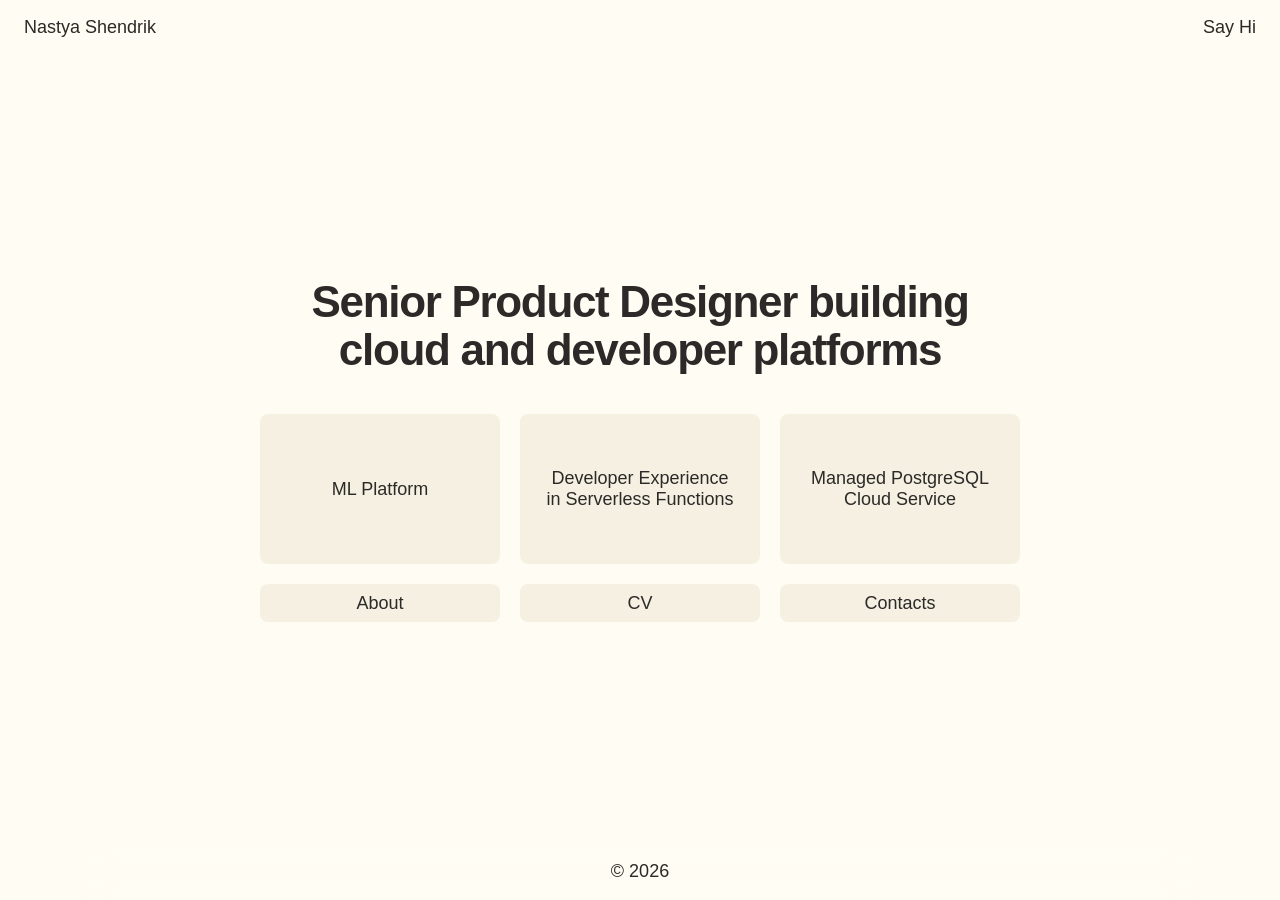
<file: index.html>
<!doctype html>
<html lang="en">
  <head>
    <meta charset="UTF-8" />
    <meta name="viewport" content="width=device-width, initial-scale=1.0" />
    <meta
      name="description"
      content="Portfolio of Nastya Shendrik — Senior Product Designer building cloud and developer platforms."
    />
    <meta property="og:type" content="website" />
    <meta property="og:site_name" content="Nastya Shendrik" />
    <meta property="og:url" content="https://shendrik.pro/" />
    <meta property="og:title" content="Nastya Shendrik — Portfolio" />
    <meta
      property="og:description"
      content="Portfolio of Nastya Shendrik — Senior Product Designer building cloud and developer platforms."
    />
    <meta property="og:image" content="https://shendrik.pro/img/Cover.png" />
    <meta property="og:image:type" content="image/png" />
    <meta name="twitter:card" content="summary_large_image" />
    <meta name="twitter:title" content="Nastya Shendrik — Portfolio" />
    <meta
      name="twitter:description"
      content="Portfolio of Nastya Shendrik — Senior Product Designer building cloud and developer platforms."
    />
    <meta name="twitter:image" content="https://shendrik.pro/img/Cover.png" />
    <title>Nastya Shendrik — Portfolio</title>
    <link rel="icon" href="./img/fav.png" type="image/png" />
    <link rel="stylesheet" href="./tokens.css" />
    <link rel="stylesheet" href="./styles.css" />
  </head>
  <body>
    <div class="site-shell">
      <header class="site-header">
        <div class="container site-header__inner">
          <a class="site-brand ds-link ds-link--default" href="./">Nastya Shendrik</a>
          <div class="site-header__actions">
            <a class="site-link ds-link ds-link--default" href="https://t.me/nastyashendrik?text=Hi!">Say Hi</a>
          </div>
        </div>
      </header>

      <main id="top" class="site-main">
        <section class="hero">
          <div class="container hero__inner">
            <h1 class="hero__title text-h1">
              Senior Product Designer building cloud and developer platforms
            </h1>

            <div class="hero__content">
              <div class="hero__cards" aria-label="Portfolio focus areas">
                <a class="hero-card ds-card ds-card--default" href="./ml-platform/">
                  <p class="text-body">ML Platform</p>
                </a>
                <a class="hero-card ds-card ds-card--default" href="./serverless-functions/">
                  <p class="text-body">Developer Experience<br />in Serverless Functions</p>
                </a>
                <a class="hero-card ds-card ds-card--default" href="./postgresql/">
                  <p class="text-body">Managed PostgreSQL<br />Cloud Service</p>
                </a>
              </div>

              <nav class="hero__actions" aria-label="Main navigation">
                <a class="hero-action ds-button ds-button--default" href="./about/">About</a>
                <a class="hero-action ds-button ds-button--default" href="./cv/">CV</a>
                <a class="hero-action ds-button ds-button--default" href="./contacts/">Contacts</a>
              </nav>
            </div>
          </div>
        </section>
      </main>

      <footer class="site-footer">
        <div class="container">
          <div class="ds-footer-item ds-footer-item--main">
            <p class="text-body">© 2026</p>
          </div>
        </div>
      </footer>
    </div>

    <script src="./main.js"></script>
  </body>
</html>
</file>
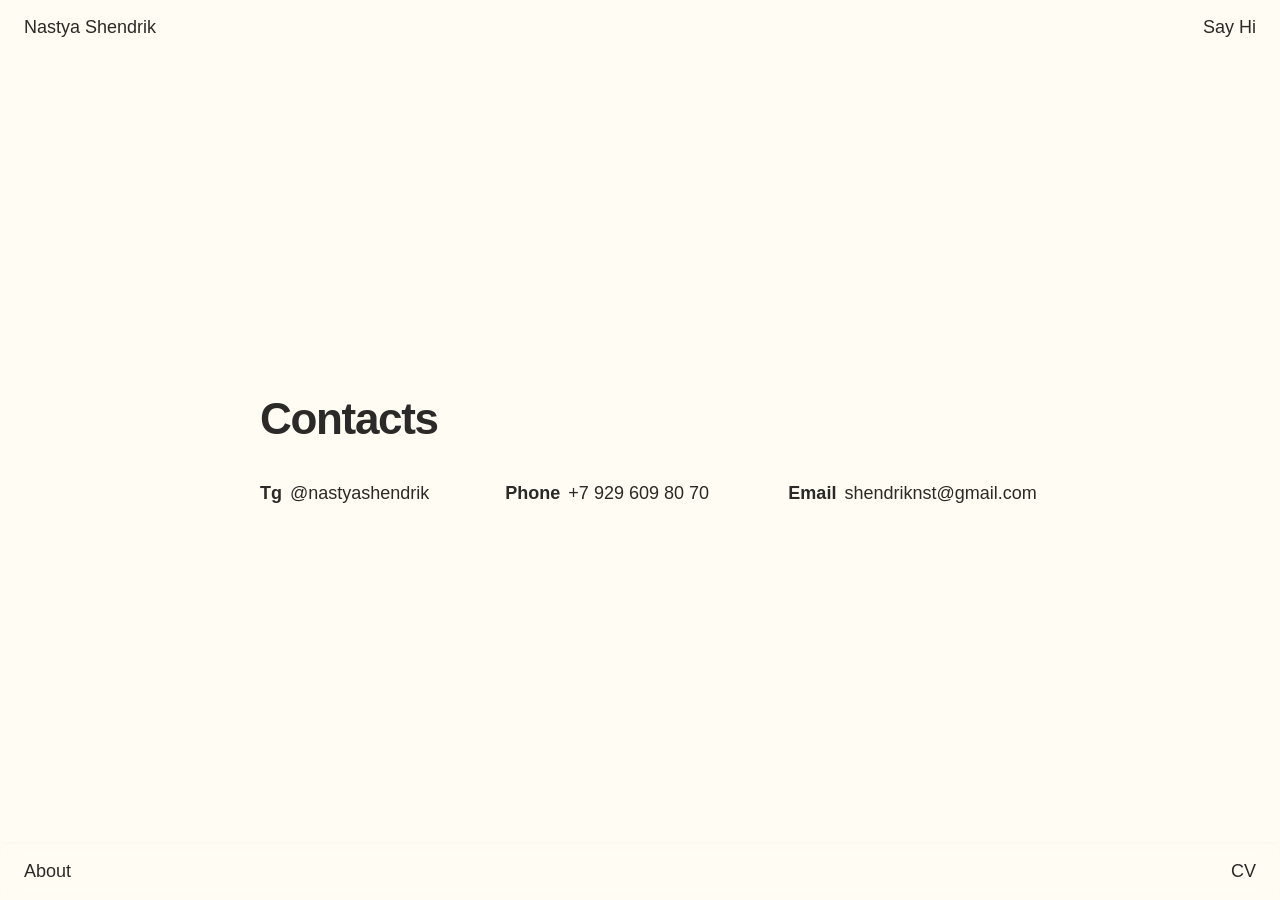
<file: contacts/index.html>
<!doctype html>
<html lang="en">
  <head>
    <meta charset="UTF-8" />
    <meta name="viewport" content="width=device-width, initial-scale=1.0" />
    <meta
      name="description"
      content="Contacts — Nastya Shendrik. Telegram, phone, and email."
    />
    <meta property="og:type" content="website" />
    <meta property="og:site_name" content="Nastya Shendrik" />
    <meta property="og:url" content="https://shendrik.pro/contacts/" />
    <meta property="og:title" content="Contacts | Nastya Shendrik" />
    <meta
      property="og:description"
      content="Contacts — Nastya Shendrik. Telegram, phone, and email."
    />
    <meta property="og:image" content="https://shendrik.pro/img/Cover.png" />
    <meta property="og:image:type" content="image/png" />
    <meta name="twitter:card" content="summary_large_image" />
    <meta name="twitter:title" content="Contacts | Nastya Shendrik" />
    <meta
      name="twitter:description"
      content="Contacts — Nastya Shendrik. Telegram, phone, and email."
    />
    <meta name="twitter:image" content="https://shendrik.pro/img/Cover.png" />
    <title>Contacts | Nastya Shendrik</title>
    <link rel="icon" href="../img/fav.png" type="image/png" />
    <link rel="stylesheet" href="../tokens.css" />
    <link rel="stylesheet" href="./styles.css" />
  </head>
  <body>
    <div class="case-shell">
      <header class="case-header">
        <div class="bar__inner">
          <a class="ds-link ds-link--default" href="../">Nastya Shendrik</a>
          <a class="ds-link ds-link--default" href="https://t.me/nastyashendrik?text=Hi!">Say Hi</a>
        </div>
      </header>

      <main class="case-main">
        <article class="case-content">
          <header class="case-section contacts-hero">
            <h1 class="text-h1" id="contacts-title">Contacts</h1>
          </header>

          <section
            class="case-section contacts-section"
            aria-labelledby="contacts-title"
          >
            <div class="contacts-list">
              <div class="contacts-item">
                <p class="text-body contacts-item__label">Tg</p>
                <p class="text-body">
                  <a
                    class="ds-link ds-link--default"
                    href="https://t.me/nastyashendrik?text=Hi!"
                    target="_blank"
                    rel="noopener noreferrer"
                    >@nastyashendrik</a>
                </p>
              </div>
              <div class="contacts-item">
                <p class="text-body contacts-item__label">Phone</p>
                <p class="text-body">
                  <a class="ds-link ds-link--default" href="tel:+79296098070"
                    >+7 929 609 80 70</a>
                </p>
              </div>
              <div class="contacts-item">
                <p class="text-body contacts-item__label">Email</p>
                <p class="text-body">
                  <a class="ds-link ds-link--default" href="mailto:shendriknst@gmail.com"
                    >shendriknst@gmail.com</a>
                </p>
              </div>
            </div>
          </section>
        </article>
      </main>

      <footer class="case-footer">
        <div class="bar__inner">
          <a class="ds-link ds-link--default" href="../about/">About</a>
          <a class="ds-link ds-link--default" href="../cv/">CV</a>
        </div>
      </footer>
    </div>

    <script src="../main.js"></script>
  </body>
</html>
</file>
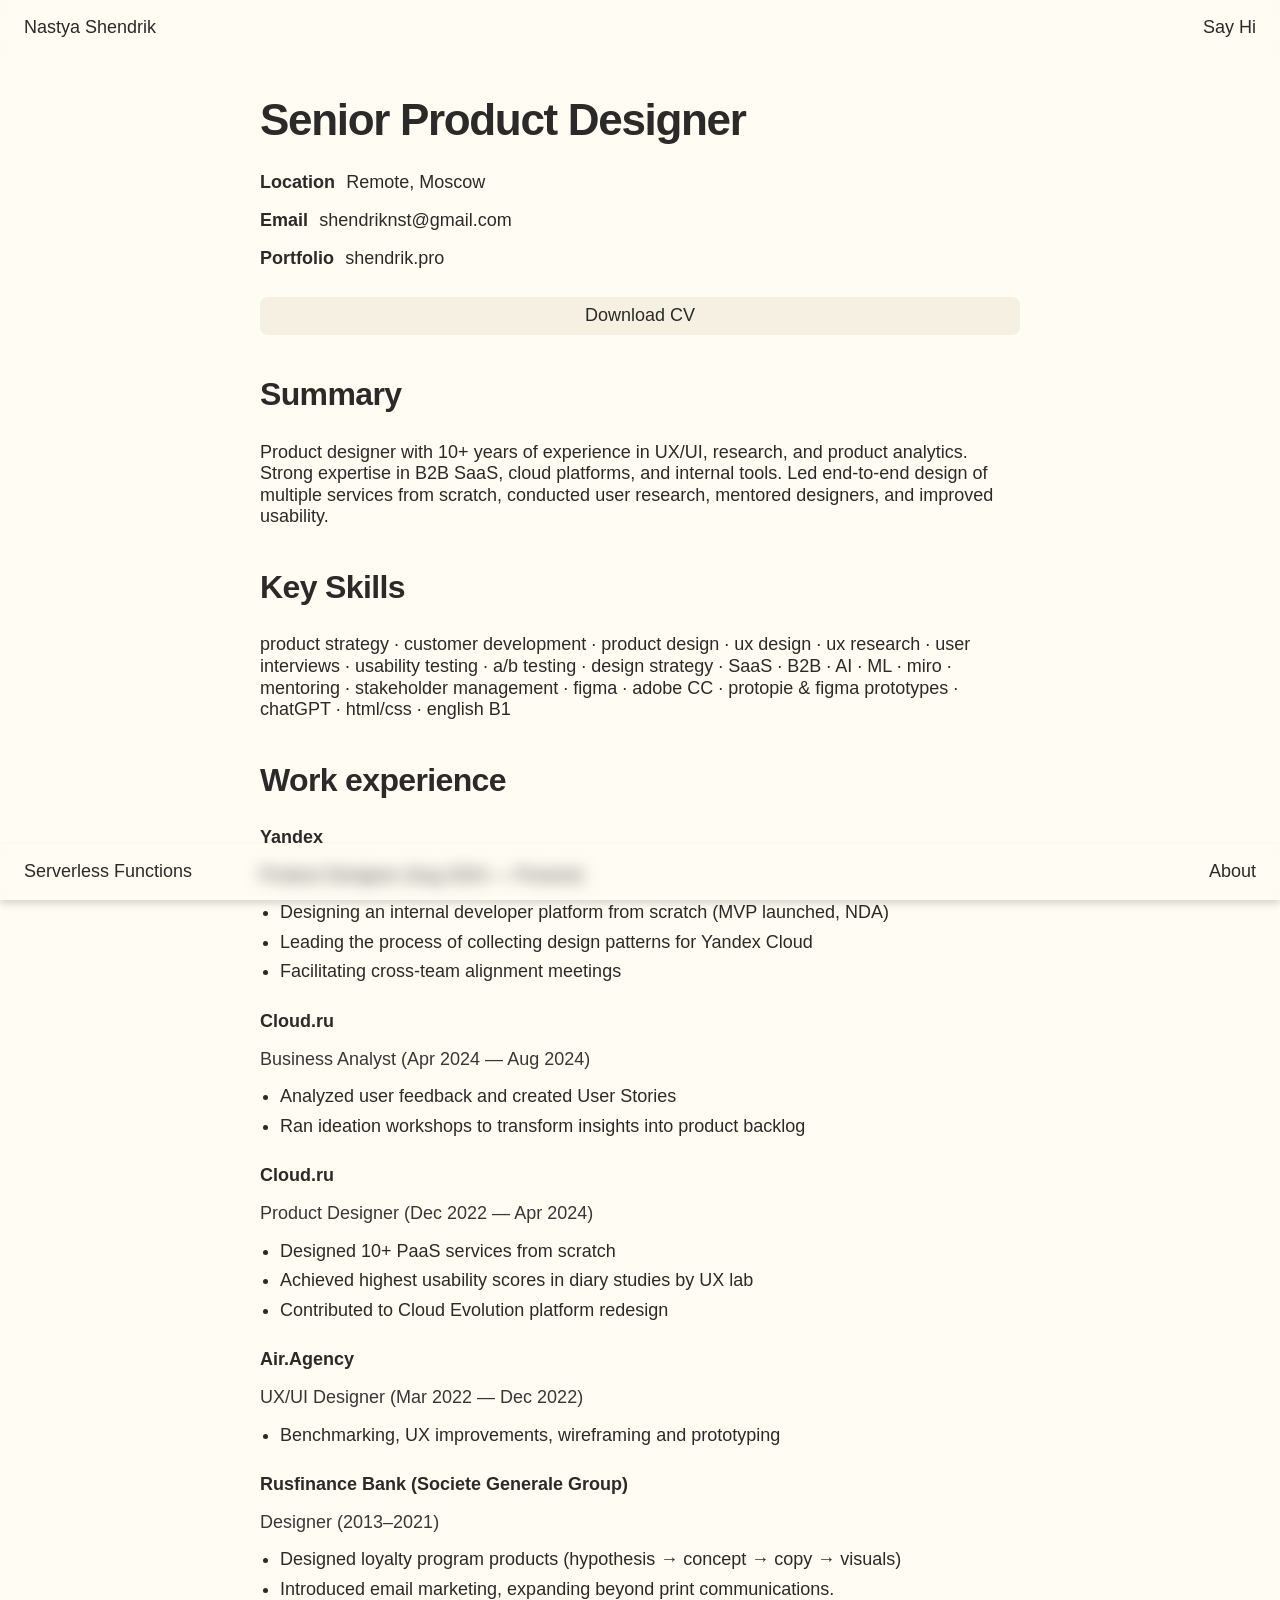
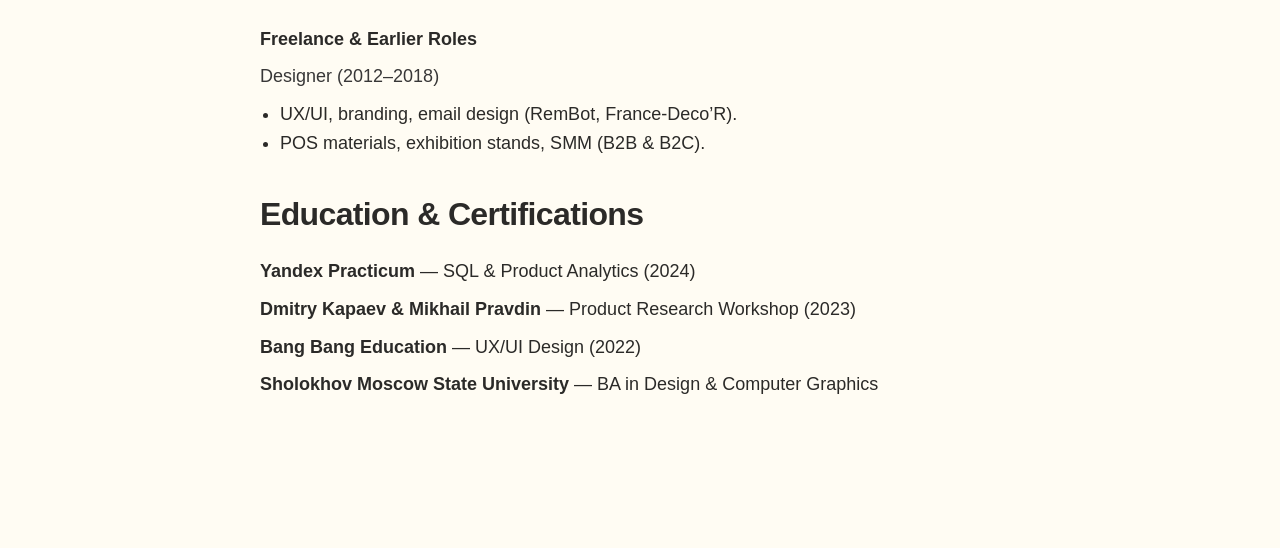
<file: cv/index.html>
<!doctype html>
<html lang="en">
  <head>
    <meta charset="UTF-8" />
    <meta name="viewport" content="width=device-width, initial-scale=1.0" />
    <meta
      name="description"
      content="CV — Nastya Shendrik, Senior Product Designer. Experience in UX/UI, cloud platforms, B2B SaaS."
    />
    <meta property="og:type" content="website" />
    <meta property="og:site_name" content="Nastya Shendrik" />
    <meta property="og:url" content="https://shendrik.pro/cv/" />
    <meta property="og:title" content="CV | Nastya Shendrik" />
    <meta
      property="og:description"
      content="CV — Nastya Shendrik, Senior Product Designer. Experience in UX/UI, cloud platforms, B2B SaaS."
    />
    <meta property="og:image" content="https://shendrik.pro/img/Cover.png" />
    <meta property="og:image:type" content="image/png" />
    <meta name="twitter:card" content="summary_large_image" />
    <meta name="twitter:title" content="CV | Nastya Shendrik" />
    <meta
      name="twitter:description"
      content="CV — Nastya Shendrik, Senior Product Designer. Experience in UX/UI, cloud platforms, B2B SaaS."
    />
    <meta name="twitter:image" content="https://shendrik.pro/img/Cover.png" />
    <title>CV | Nastya Shendrik</title>
    <link rel="icon" href="../img/fav.png" type="image/png" />
    <link rel="stylesheet" href="../tokens.css" />
    <link rel="stylesheet" href="./styles.css" />
  </head>
  <body>
    <div class="case-shell">
      <header class="case-header">
        <div class="bar__inner">
          <a class="ds-link ds-link--default" href="../">Nastya Shendrik</a>
          <a class="ds-link ds-link--default" href="https://t.me/nastyashendrik?text=Hi!">Say Hi</a>
        </div>
      </header>

      <main class="case-main">
        <article class="case-content">
          <header class="cv-hero">
            <h1 class="text-h1">Senior Product Designer</h1>
            <p class="cv-meta text-body">
              <span class="cv-meta__group">
                <span class="cv-meta__label">Location</span>
                Remote, Moscow
              </span>
              <span class="cv-meta__group">
                <span class="cv-meta__label">Email</span>
                <a class="ds-link ds-link--default" href="mailto:shendriknst@gmail.com">shendriknst@gmail.com</a>
              </span>
              <span class="cv-meta__group">
                <span class="cv-meta__label">Portfolio</span>
                <a
                  class="ds-link ds-link--default"
                  href="https://shendrik.pro/"
                  target="_blank"
                  rel="noopener noreferrer"
                  >shendrik.pro</a>
              </span>
            </p>
            <p class="cv-download-wrap">
              <a
                class="ds-button ds-button--default cv-download"
                href="../img/Shendrik%20CV.pdf"
                download="Shendrik CV.pdf"
                >Download CV</a>
            </p>
          </header>

          <section class="case-section" aria-labelledby="cv-summary-heading">
            <h2 id="cv-summary-heading" class="text-h2">Summary</h2>
            <p class="text-body">
              Product designer with 10+ years of experience in UX/UI, research, and product analytics.
              Strong expertise in B2B SaaS, cloud platforms, and internal tools. Led end-to-end design of
              multiple services from scratch, conducted user research, mentored designers, and improved
              usability.
            </p>
          </section>

          <section class="case-section" aria-labelledby="cv-skills-heading">
            <h2 id="cv-skills-heading" class="text-h2">Key Skills</h2>
            <p class="text-body cv-skills">
              product strategy · customer development · product design · ux design · ux research · user
              interviews · usability testing · a/b testing · design strategy · SaaS · B2B · AI · ML · miro
              · mentoring · stakeholder management · figma · adobe CC · protopie &amp; figma prototypes ·
              chatGPT · html/css · english B1
            </p>
          </section>

          <section class="case-section" aria-labelledby="cv-work-heading">
            <h2 id="cv-work-heading" class="text-h2">Work experience</h2>

            <div class="cv-job">
              <h3 class="cv-job__company">Yandex</h3>
              <p class="text-body cv-job__role">Product Designer (Aug 2024 — Present)</p>
              <ul class="cv-job__list">
                <li class="text-body">Designing an internal developer platform from scratch (MVP launched, NDA)</li>
                <li class="text-body">Leading the process of collecting design patterns for Yandex Cloud</li>
                <li class="text-body">Facilitating cross-team alignment meetings</li>
              </ul>
            </div>

            <div class="cv-job">
              <h3 class="cv-job__company">Cloud.ru</h3>
              <p class="text-body cv-job__role">Business Analyst (Apr 2024 — Aug 2024)</p>
              <ul class="cv-job__list">
                <li class="text-body">Analyzed user feedback and created User Stories</li>
                <li class="text-body">Ran ideation workshops to transform insights into product backlog</li>
              </ul>
            </div>

            <div class="cv-job">
              <h3 class="cv-job__company">Cloud.ru</h3>
              <p class="text-body cv-job__role">Product Designer (Dec 2022 — Apr 2024)</p>
              <ul class="cv-job__list">
                <li class="text-body">Designed 10+ PaaS services from scratch</li>
                <li class="text-body">Achieved highest usability scores in diary studies by UX lab</li>
                <li class="text-body">Contributed to Cloud Evolution platform redesign</li>
              </ul>
            </div>

            <div class="cv-job">
              <h3 class="cv-job__company">Air.Agency</h3>
              <p class="text-body cv-job__role">UX/UI Designer (Mar 2022 — Dec 2022)</p>
              <ul class="cv-job__list">
                <li class="text-body">Benchmarking, UX improvements, wireframing and prototyping</li>
              </ul>
            </div>

            <div class="cv-job">
              <h3 class="cv-job__company">Rusfinance Bank (Societe Generale Group)</h3>
              <p class="text-body cv-job__role">Designer (2013–2021)</p>
              <ul class="cv-job__list">
                <li class="text-body">
                  Designed loyalty program products (hypothesis → concept → copy → visuals)
                </li>
                <li class="text-body">Introduced email marketing, expanding beyond print communications.</li>
              </ul>
            </div>

            <div class="cv-job">
              <h3 class="cv-job__company">Freelance &amp; Earlier Roles</h3>
              <p class="text-body cv-job__role">Designer (2012–2018)</p>
              <ul class="cv-job__list">
                <li class="text-body">UX/UI, branding, email design (RemBot, France-Deco’R).</li>
                <li class="text-body">POS materials, exhibition stands, SMM (B2B &amp; B2C).</li>
              </ul>
            </div>
          </section>

          <section class="case-section" aria-labelledby="cv-edu-heading">
            <h2 id="cv-edu-heading" class="text-h2">Education &amp; Certifications</h2>
            <ul class="cv-edu-list">
              <li class="text-body">
                <span class="cv-edu-list__place">Yandex Practicum</span> — SQL &amp; Product Analytics (2024)
              </li>
              <li class="text-body">
                <span class="cv-edu-list__place">Dmitry Kapaev &amp; Mikhail Pravdin</span> — Product Research
                Workshop (2023)
              </li>
              <li class="text-body">
                <span class="cv-edu-list__place">Bang Bang Education</span> — UX/UI Design (2022)
              </li>
              <li class="text-body">
                <span class="cv-edu-list__place">Sholokhov Moscow State University</span> — BA in Design &amp;
                Computer Graphics
              </li>
            </ul>
          </section>
        </article>
      </main>

      <footer class="case-footer">
        <div class="bar__inner">
          <a class="ds-link ds-link--default" href="../serverless-functions/">Serverless Functions</a>
          <a class="ds-link ds-link--default" href="../about/">About</a>
        </div>
      </footer>
    </div>

    <script src="../main.js"></script>
  </body>
</html>
</file>
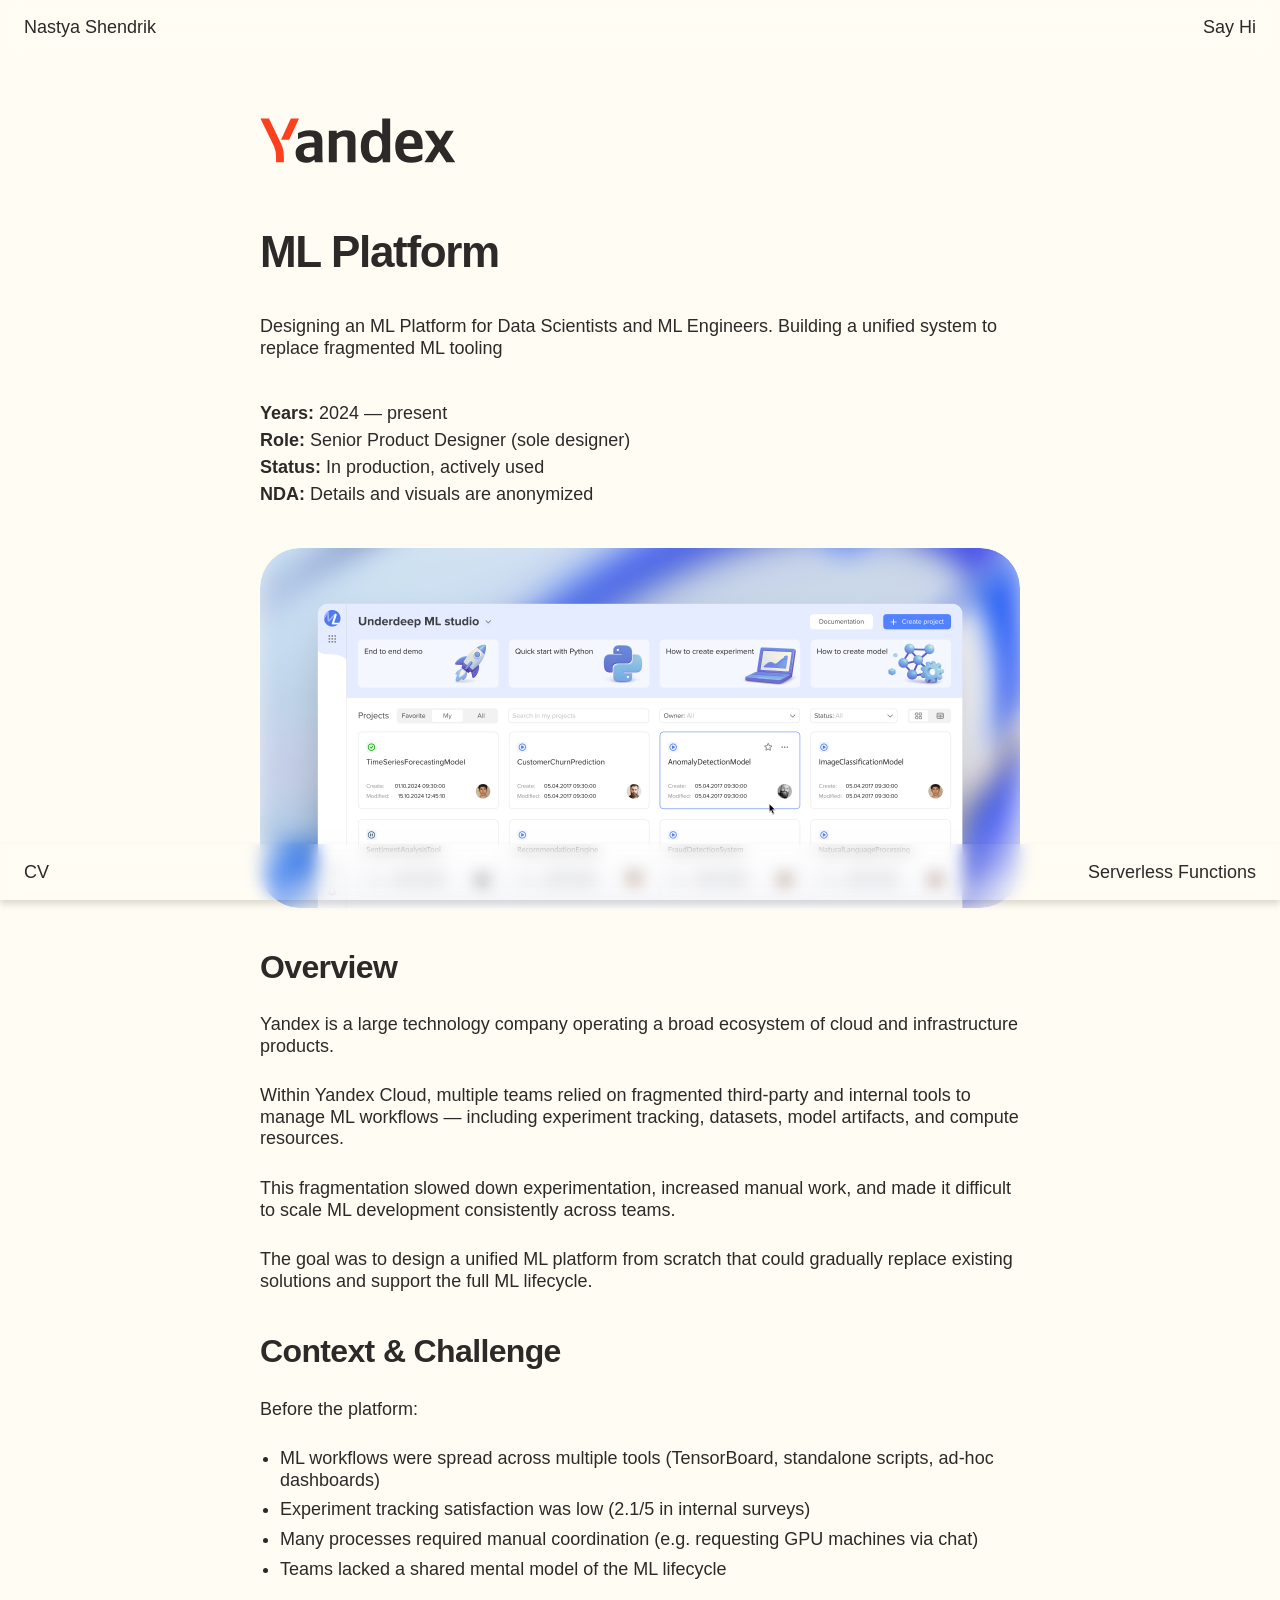
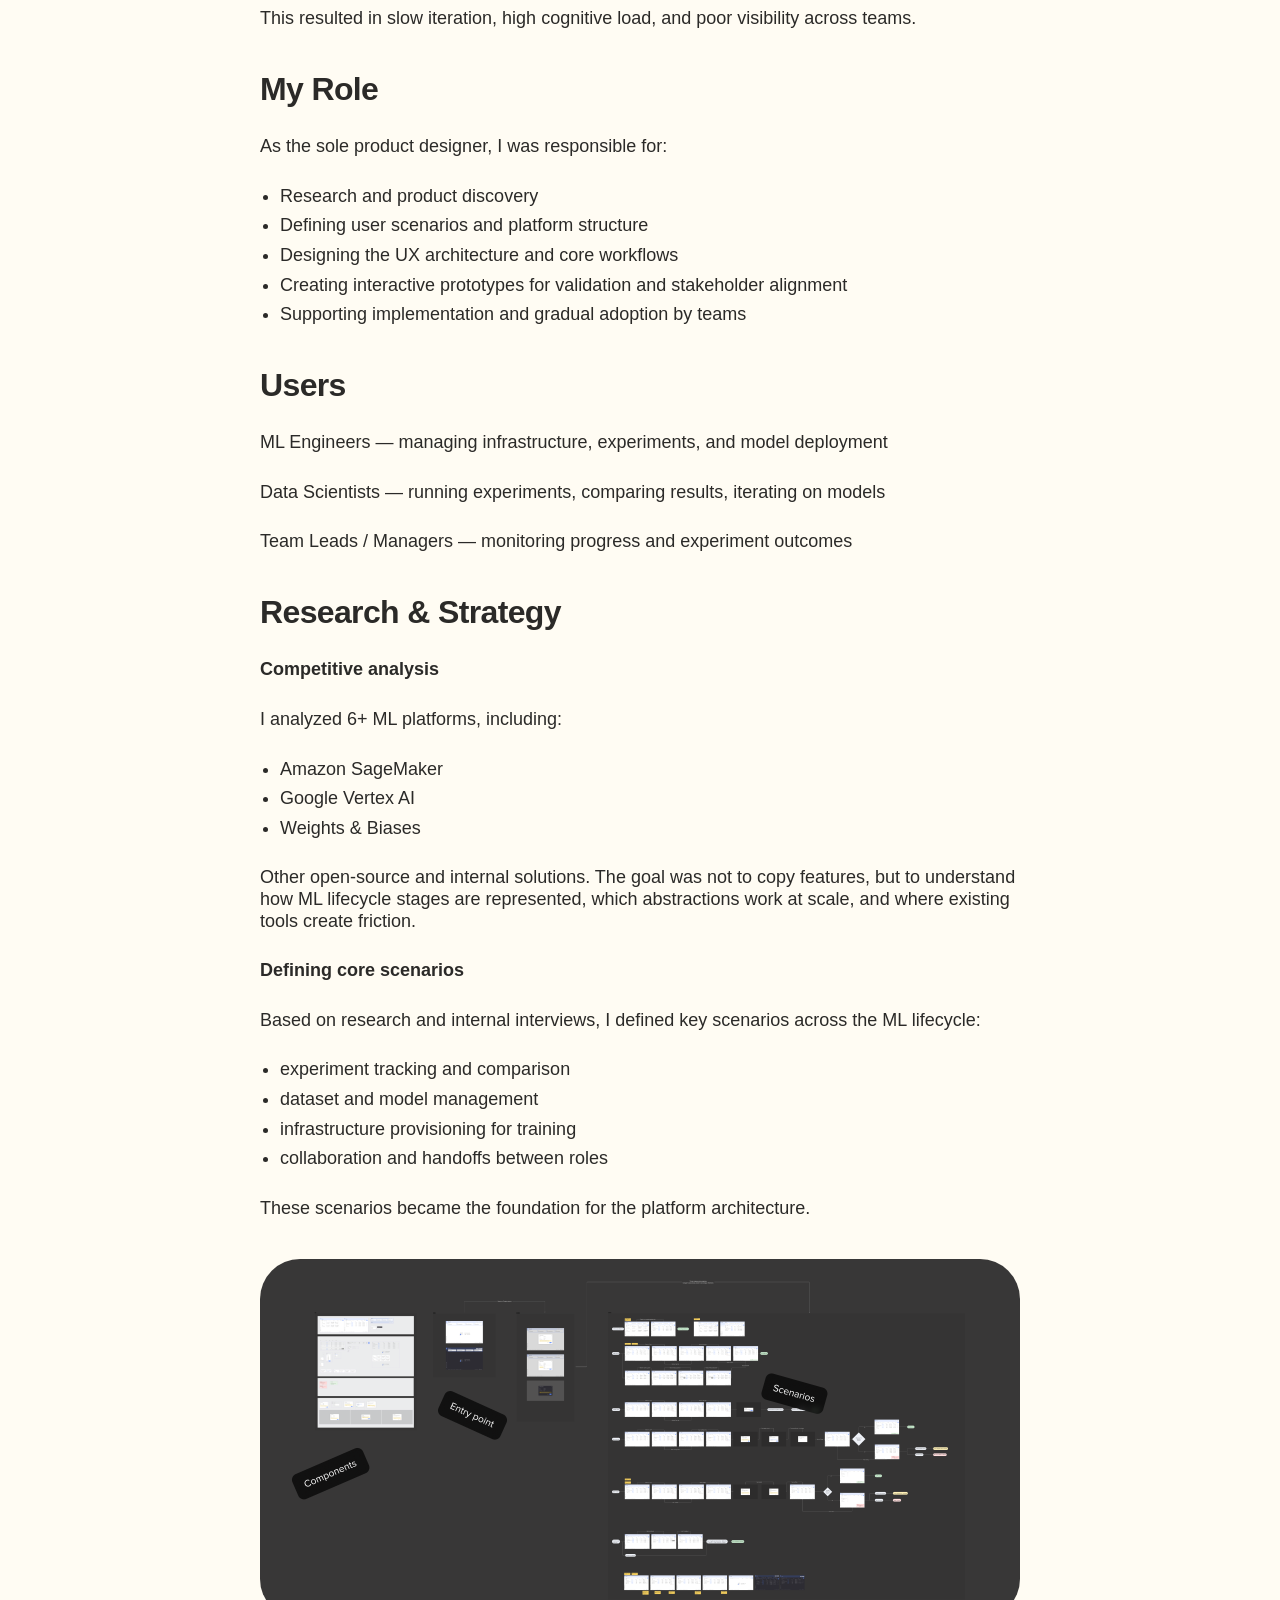
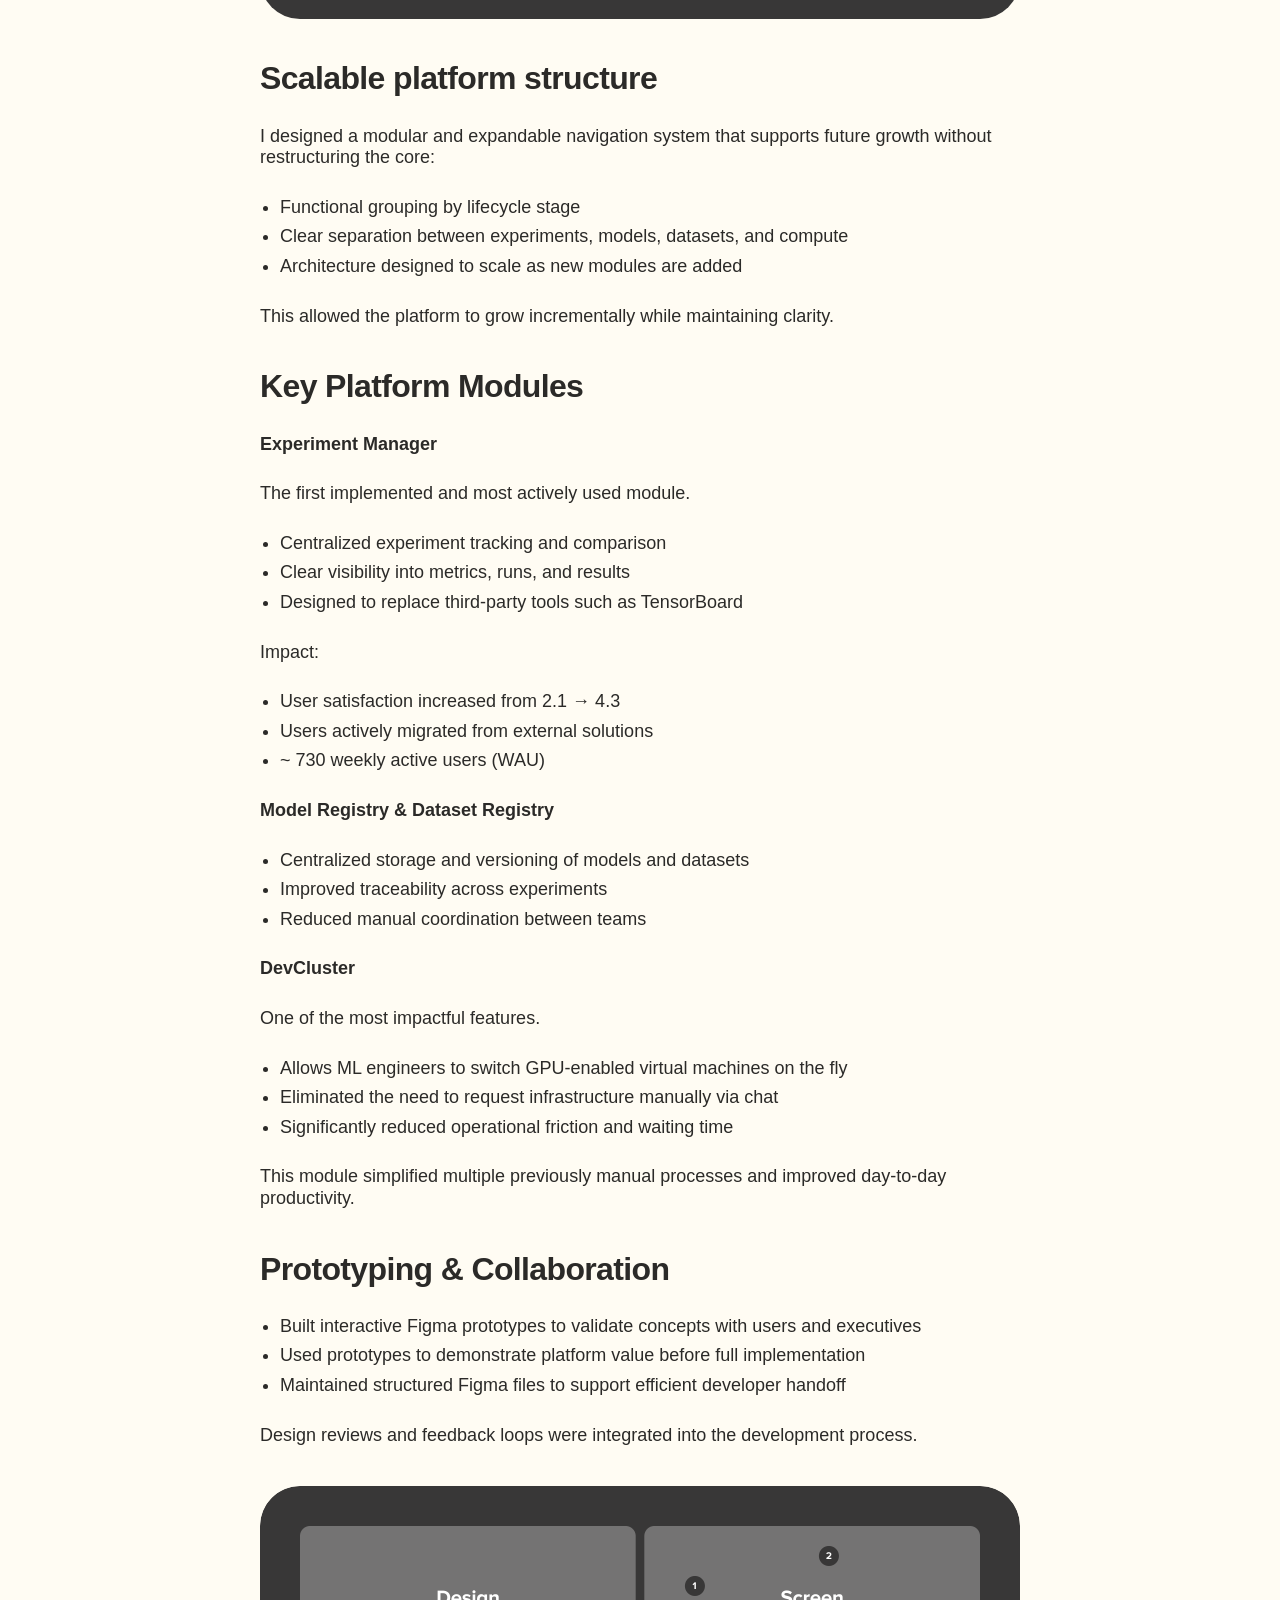
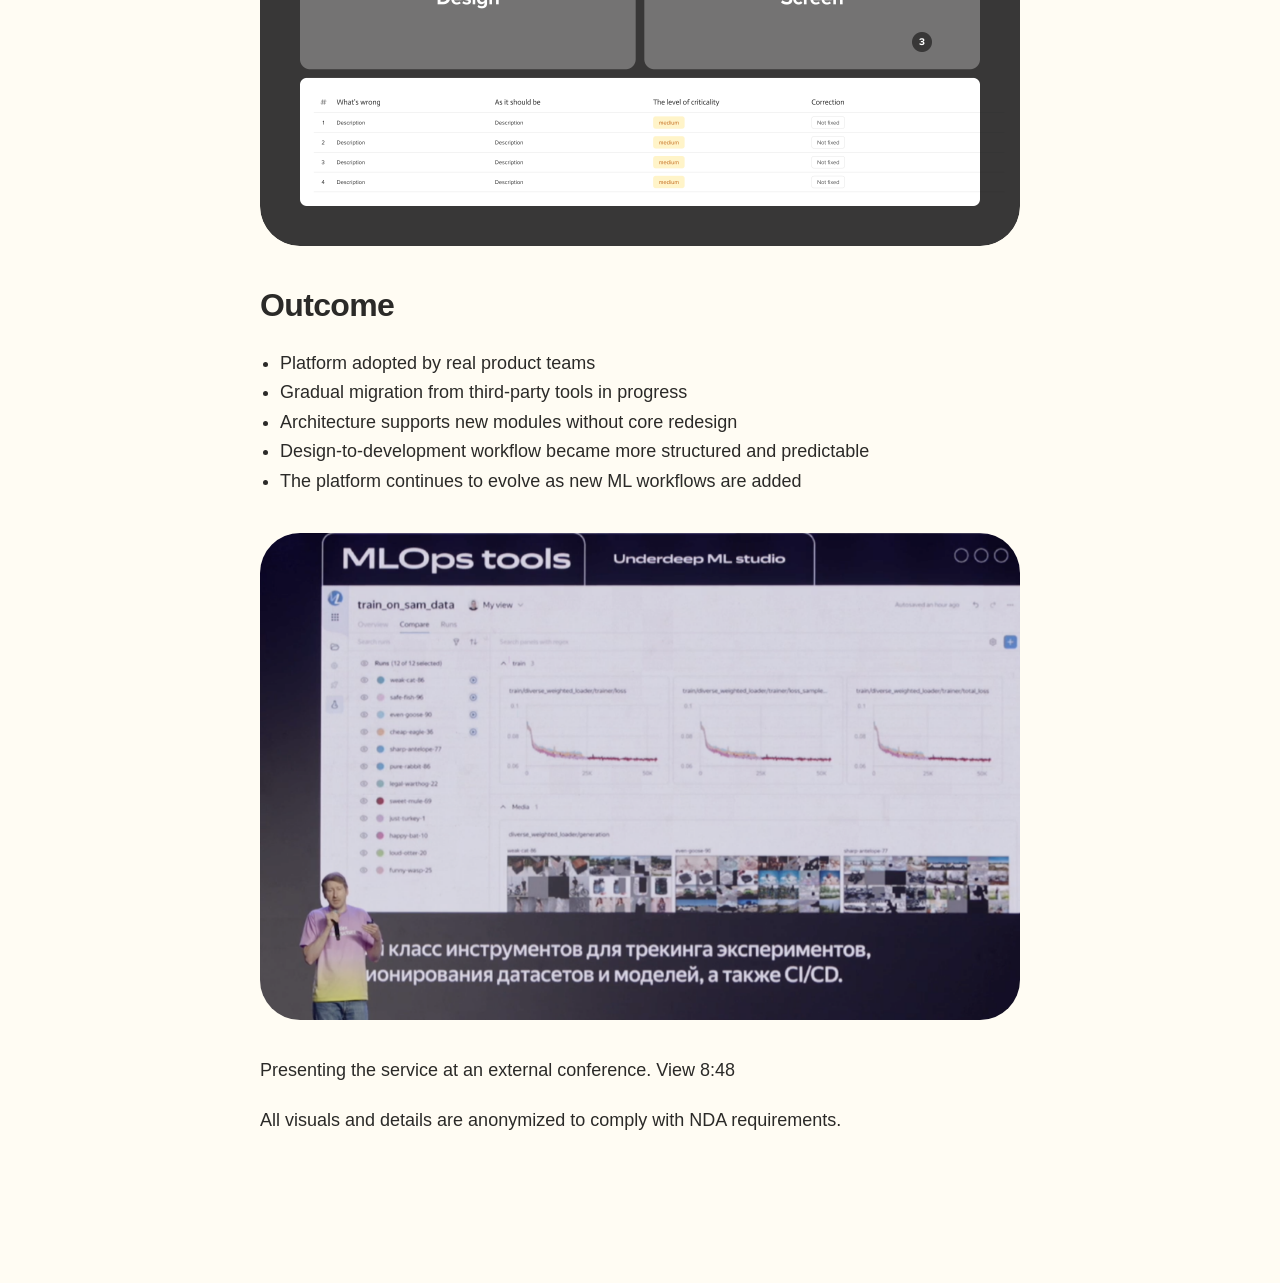
<file: ml-platform/index.html>
<!doctype html>
<html lang="en">
  <head>
    <meta charset="UTF-8" />
    <meta name="viewport" content="width=device-width, initial-scale=1.0" />
    <meta
      name="description"
      content="ML Platform case study by Nastya Shendrik — designing a unified ML platform for data scientists and ML engineers."
    />
    <meta property="og:type" content="website" />
    <meta property="og:site_name" content="Nastya Shendrik" />
    <meta property="og:url" content="https://shendrik.pro/ml-platform/" />
    <meta property="og:title" content="ML Platform | Nastya Shendrik" />
    <meta
      property="og:description"
      content="ML Platform case study by Nastya Shendrik — designing a unified ML platform for data scientists and ML engineers."
    />
    <meta property="og:image" content="https://shendrik.pro/img/Cover.png" />
    <meta property="og:image:type" content="image/png" />
    <meta name="twitter:card" content="summary_large_image" />
    <meta name="twitter:title" content="ML Platform | Nastya Shendrik" />
    <meta
      name="twitter:description"
      content="ML Platform case study by Nastya Shendrik — designing a unified ML platform for data scientists and ML engineers."
    />
    <meta name="twitter:image" content="https://shendrik.pro/img/Cover.png" />
    <title>ML Platform | Nastya Shendrik</title>
    <link rel="icon" href="../img/fav.png" type="image/png" />
    <link rel="stylesheet" href="../tokens.css" />
    <link rel="stylesheet" href="./styles.css" />
  </head>
  <body>
    <div class="case-shell">
      <header class="case-header">
        <div class="bar__inner">
          <a class="ds-link ds-link--default" href="../">Nastya Shendrik</a>
          <a class="ds-link ds-link--default" href="https://t.me/nastyashendrik?text=Hi!">Say Hi</a>
        </div>
      </header>

      <main class="case-main">
        <article class="case-content">
          <svg
            class="case-title-image case-brand-svg"
            width="196"
            height="92"
            viewBox="0 0 196 92"
            fill="none"
            xmlns="http://www.w3.org/2000/svg"
            role="img"
            aria-label="Yandex"
          >
            <path
              d="M179.224 55.5711L172.483 66.24H164.408L174.953 49.7971L164.809 34.672H173.752L180.158 44.2115L185.897 34.672H193.839L184.363 49.9855L195.307 66.24H186.365L179.224 55.5711ZM143.453 47.6003H154.532V46.973C154.532 43.019 153.331 39.9437 149.393 39.9437C145.589 39.9437 143.654 42.5797 143.453 47.6003ZM151.128 66.8676C140.984 66.8676 135.245 61.5332 135.245 50.5502C135.245 41.0109 139.85 34.0443 149.526 34.0443C157.468 34.0443 162.606 38.1865 162.606 49.1695V53.1235H143.453C143.787 58.3952 145.99 60.9682 151.795 60.9682C155.666 60.9682 159.804 59.5875 162.273 58.0187V64.1065C159.937 65.6123 156.2 66.8676 151.128 66.8676ZM109.018 50.6759C109.018 57.8303 111.154 60.9682 115.491 60.9682C119.962 60.9682 122.232 57.7676 122.232 50.4247C122.232 43.1446 120.096 39.9437 115.825 39.9437C111.287 39.9437 109.018 43.2074 109.018 50.6759ZM100.81 50.6759C100.81 40.1321 106.148 34.0443 113.823 34.0443C117.293 34.0443 120.23 35.5507 122.232 38.3749V22.6221H130.173V66.24H122.832L122.432 62.1608C120.296 65.2361 117.226 66.8676 113.489 66.8676C106.015 66.8676 100.81 61.0939 100.81 50.6759ZM76.7848 66.24H68.8431V34.672H76.5845L76.7848 37.308H77.1849C78.7869 35.8018 81.5895 34.17 86.3279 34.17C92.801 34.17 95.4706 36.9314 95.4706 43.2074V66.24H87.5291V43.9604C87.5291 41.5755 86.2611 40.4459 83.4582 40.4459C80.5886 40.4459 78.2529 41.8893 76.7848 43.5839V66.24ZM54.4282 51.4916H53.2938C46.4865 51.4916 43.7507 52.8096 43.7507 56.5123C43.7507 59.3367 45.4188 61.2193 48.7557 61.2193C51.5586 61.2193 53.4271 60.0895 54.4282 58.709V51.4916ZM62.3697 58.5206C62.3697 61.0939 62.5033 63.6672 62.7701 66.24H55.0287C54.7619 65.6123 54.495 64.5457 54.4282 63.7299H54.0946C52.5595 65.2361 50.5574 66.6795 45.886 66.6795C39.7463 66.6795 35.6089 63.1023 35.6089 56.7007C35.6089 50.2991 41.0143 46.5337 53.1602 46.5337H54.4282V44.7762C54.4282 41.3871 52.693 40.1321 48.8893 40.1321C44.8184 40.1321 40.147 41.7639 38.0111 43.2701V37.0569C40.4138 35.7388 44.5512 34.17 49.8234 34.17C58.2323 34.17 62.3697 37.0569 62.3697 44.7135V58.5206Z"
              fill="currentColor"
            />
            <path
              d="M16.055 61.8467V66.24H23.8632V60.9055C23.8632 53.6881 22.5284 50.4248 19.4587 44.1486L8.98117 22.6221H0.438965L12.7849 47.7887C15.321 52.9351 16.055 55.8846 16.055 61.8467Z"
              fill="#FC3F1D"
            />
            <path
              d="M30.8037 22.6222L21.0603 43.7095L29.1355 43.7095L39.0121 22.6223L30.8037 22.6222Z"
              fill="#FC3F1D"
            />
          </svg>
          <h1 class="text-h1">ML Platform</h1>
          <p class="text-body">
            Designing an ML Platform for Data Scientists and ML Engineers. Building a unified
            system to replace fragmented ML tooling
          </p>

          <p class="text-body case-meta">
            <strong>Years:</strong> 2024 — present<br />
            <strong>Role:</strong> Senior Product Designer (sole designer)<br />
            <strong>Status:</strong> In production, actively used<br />
            <strong>NDA:</strong> Details and visuals are anonymized
          </p>

          <img
            class="case-image"
            src="../img/ML.png"
            alt="ML platform interface overview"
          />

          <section class="case-section">
            <h2 class="text-h2">Overview</h2>
            <p class="text-body">
              Yandex is a large technology company operating a broad ecosystem of cloud and
              infrastructure products.
            </p>
            <p class="text-body">
              Within Yandex Cloud, multiple teams relied on fragmented third-party and internal
              tools to manage ML workflows — including experiment tracking, datasets, model
              artifacts, and compute resources.
            </p>
            <p class="text-body">
              This fragmentation slowed down experimentation, increased manual work, and made it
              difficult to scale ML development consistently across teams.
            </p>
            <p class="text-body">
              The goal was to design a unified ML platform from scratch that could gradually
              replace existing solutions and support the full ML lifecycle.
            </p>
          </section>

          <section class="case-section">
            <h2 class="text-h2">Context &amp; Challenge</h2>
            <p class="text-body">Before the platform:</p>
            <ul class="text-body">
              <li>ML workflows were spread across multiple tools (TensorBoard, standalone scripts, ad-hoc dashboards)</li>
              <li>Experiment tracking satisfaction was low (2.1/5 in internal surveys)</li>
              <li>Many processes required manual coordination (e.g. requesting GPU machines via chat)</li>
              <li>Teams lacked a shared mental model of the ML lifecycle</li>
            </ul>
            <p class="text-body">
              This resulted in slow iteration, high cognitive load, and poor visibility across
              teams.
            </p>
          </section>

          <section class="case-section">
            <h2 class="text-h2">My Role</h2>
            <p class="text-body">As the sole product designer, I was responsible for:</p>
            <ul class="text-body">
              <li>Research and product discovery</li>
              <li>Defining user scenarios and platform structure</li>
              <li>Designing the UX architecture and core workflows</li>
              <li>Creating interactive prototypes for validation and stakeholder alignment</li>
              <li>Supporting implementation and gradual adoption by teams</li>
            </ul>
          </section>

          <section class="case-section">
            <h2 class="text-h2">Users</h2>
            <p class="text-body">ML Engineers — managing infrastructure, experiments, and model deployment</p>
            <p class="text-body">Data Scientists — running experiments, comparing results, iterating on models</p>
            <p class="text-body">Team Leads / Managers — monitoring progress and experiment outcomes</p>
          </section>

          <section class="case-section">
            <h2 class="text-h2">Research &amp; Strategy</h2>
            <h3 class="text-body-2">Competitive analysis</h3>
            <p class="text-body">I analyzed 6+ ML platforms, including:</p>
            <ul class="text-body">
              <li>Amazon SageMaker</li>
              <li>Google Vertex AI</li>
              <li>Weights &amp; Biases</li>
            </ul>
            <p class="text-body">
              Other open-source and internal solutions. The goal was not to copy features, but to
              understand how ML lifecycle stages are represented, which abstractions work at scale,
              and where existing tools create friction.
            </p>

            <h3 class="text-body-2">Defining core scenarios</h3>
            <p class="text-body">
              Based on research and internal interviews, I defined key scenarios across the ML
              lifecycle:
            </p>
            <ul class="text-body">
              <li>experiment tracking and comparison</li>
              <li>dataset and model management</li>
              <li>infrastructure provisioning for training</li>
              <li>collaboration and handoffs between roles</li>
            </ul>
            <p class="text-body">
              These scenarios became the foundation for the platform architecture.
            </p>
          </section>

          <img
            class="case-image"
            src="../img/ML%20Userflow.png"
            alt="Research and platform planning artifacts"
          />

          <section class="case-section">
            <h2 class="text-h2">Scalable platform structure</h2>
            <p class="text-body">
              I designed a modular and expandable navigation system that supports future growth
              without restructuring the core:
            </p>
            <ul class="text-body">
              <li>Functional grouping by lifecycle stage</li>
              <li>Clear separation between experiments, models, datasets, and compute</li>
              <li>Architecture designed to scale as new modules are added</li>
            </ul>
            <p class="text-body">
              This allowed the platform to grow incrementally while maintaining clarity.
            </p>
          </section>

          <section class="case-section">
            <h2 class="text-h2">Key Platform Modules</h2>
            <h3 class="text-body-2">Experiment Manager</h3>
            <p class="text-body">The first implemented and most actively used module.</p>
            <ul class="text-body">
              <li>Centralized experiment tracking and comparison</li>
              <li>Clear visibility into metrics, runs, and results</li>
              <li>Designed to replace third-party tools such as TensorBoard</li>
            </ul>
            <p class="text-body">Impact:</p>
            <ul class="text-body">
              <li>User satisfaction increased from 2.1 → 4.3</li>
              <li>Users actively migrated from external solutions</li>
              <li>~ 730 weekly active users (WAU)</li>
            </ul>

            <h3 class="text-body-2">Model Registry &amp; Dataset Registry</h3>
            <ul class="text-body">
              <li>Centralized storage and versioning of models and datasets</li>
              <li>Improved traceability across experiments</li>
              <li>Reduced manual coordination between teams</li>
            </ul>

            <h3 class="text-body-2">DevCluster</h3>
            <p class="text-body">One of the most impactful features.</p>
            <ul class="text-body">
              <li>Allows ML engineers to switch GPU-enabled virtual machines on the fly</li>
              <li>Eliminated the need to request infrastructure manually via chat</li>
              <li>Significantly reduced operational friction and waiting time</li>
            </ul>
            <p class="text-body">
              This module simplified multiple previously manual processes and improved day-to-day
              productivity.
            </p>
          </section>

          <section class="case-section">
            <h2 class="text-h2">Prototyping &amp; Collaboration</h2>
            <ul class="text-body">
              <li>Built interactive Figma prototypes to validate concepts with users and executives</li>
              <li>Used prototypes to demonstrate platform value before full implementation</li>
              <li>Maintained structured Figma files to support efficient developer handoff</li>
            </ul>
            <p class="text-body">
              Design reviews and feedback loops were integrated into the development process.
            </p>
          </section>

          <img
            class="case-image"
            src="../img/Design%20review.png"
            alt="Design review example"
          />

          <section class="case-section">
            <h2 class="text-h2">Outcome</h2>
            <ul class="text-body">
              <li>Platform adopted by real product teams</li>
              <li>Gradual migration from third-party tools in progress</li>
              <li>Architecture supports new modules without core redesign</li>
              <li>Design-to-development workflow became more structured and predictable</li>
              <li>The platform continues to evolve as new ML workflows are added</li>
            </ul>
          </section>

          <img
            class="case-image"
            src="../img/assets/ml-platform/infra-conf-65e567.png"
            alt="Conference presentation screenshot"
          />

          <section class="case-section">
            <p class="text-body">
              <a class="ds-link ds-link--default" href="https://infra.yandex.ru/event/infraconf2025#broadcast">
                Presenting the service at an external conference. View 8:48
              </a>
            </p>
            <p class="text-body">
              All visuals and details are anonymized to comply with NDA requirements.
            </p>
          </section>
        </article>
      </main>

      <footer class="case-footer">
        <div class="bar__inner">
          <a class="ds-link ds-link--default" href="../cv/">CV</a>
          <a class="ds-link ds-link--default" href="../serverless-functions/">Serverless Functions</a>
        </div>
      </footer>
    </div>

    <script src="../main.js"></script>
  </body>
</html>
</file>
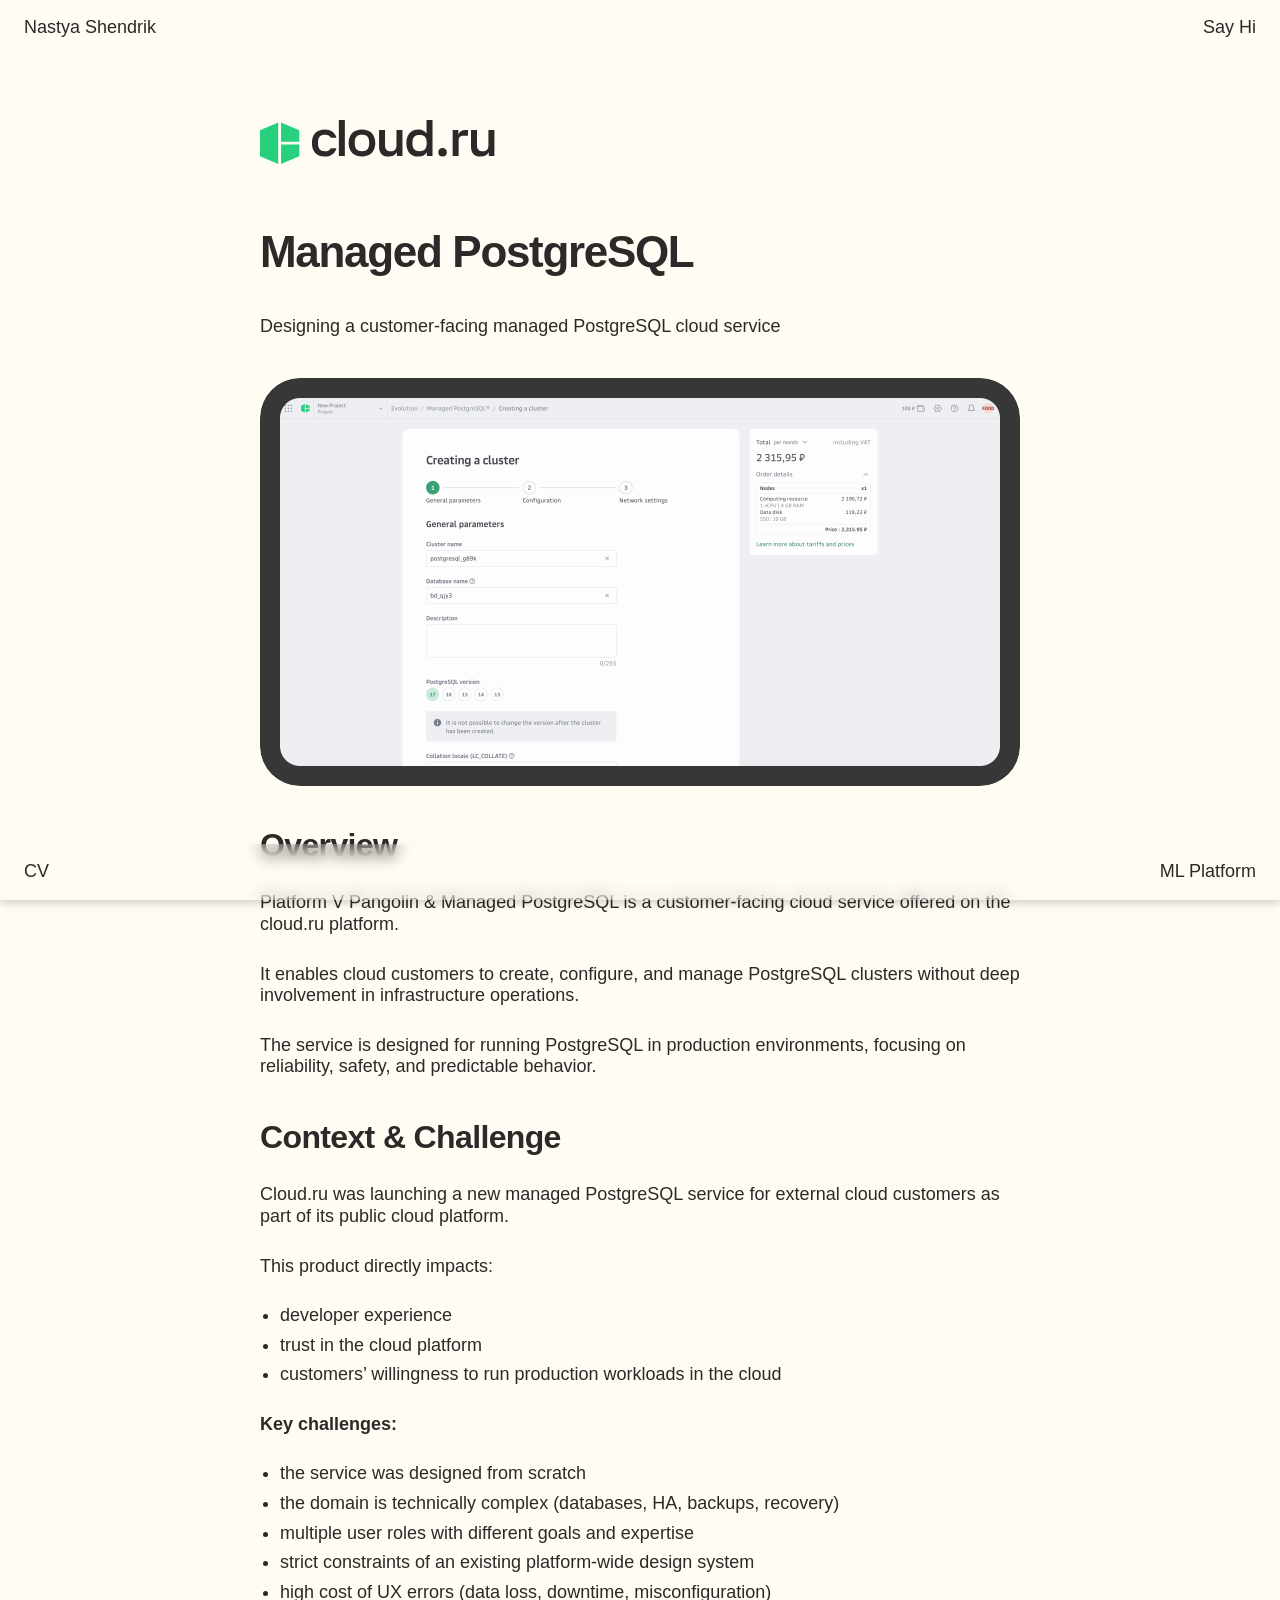
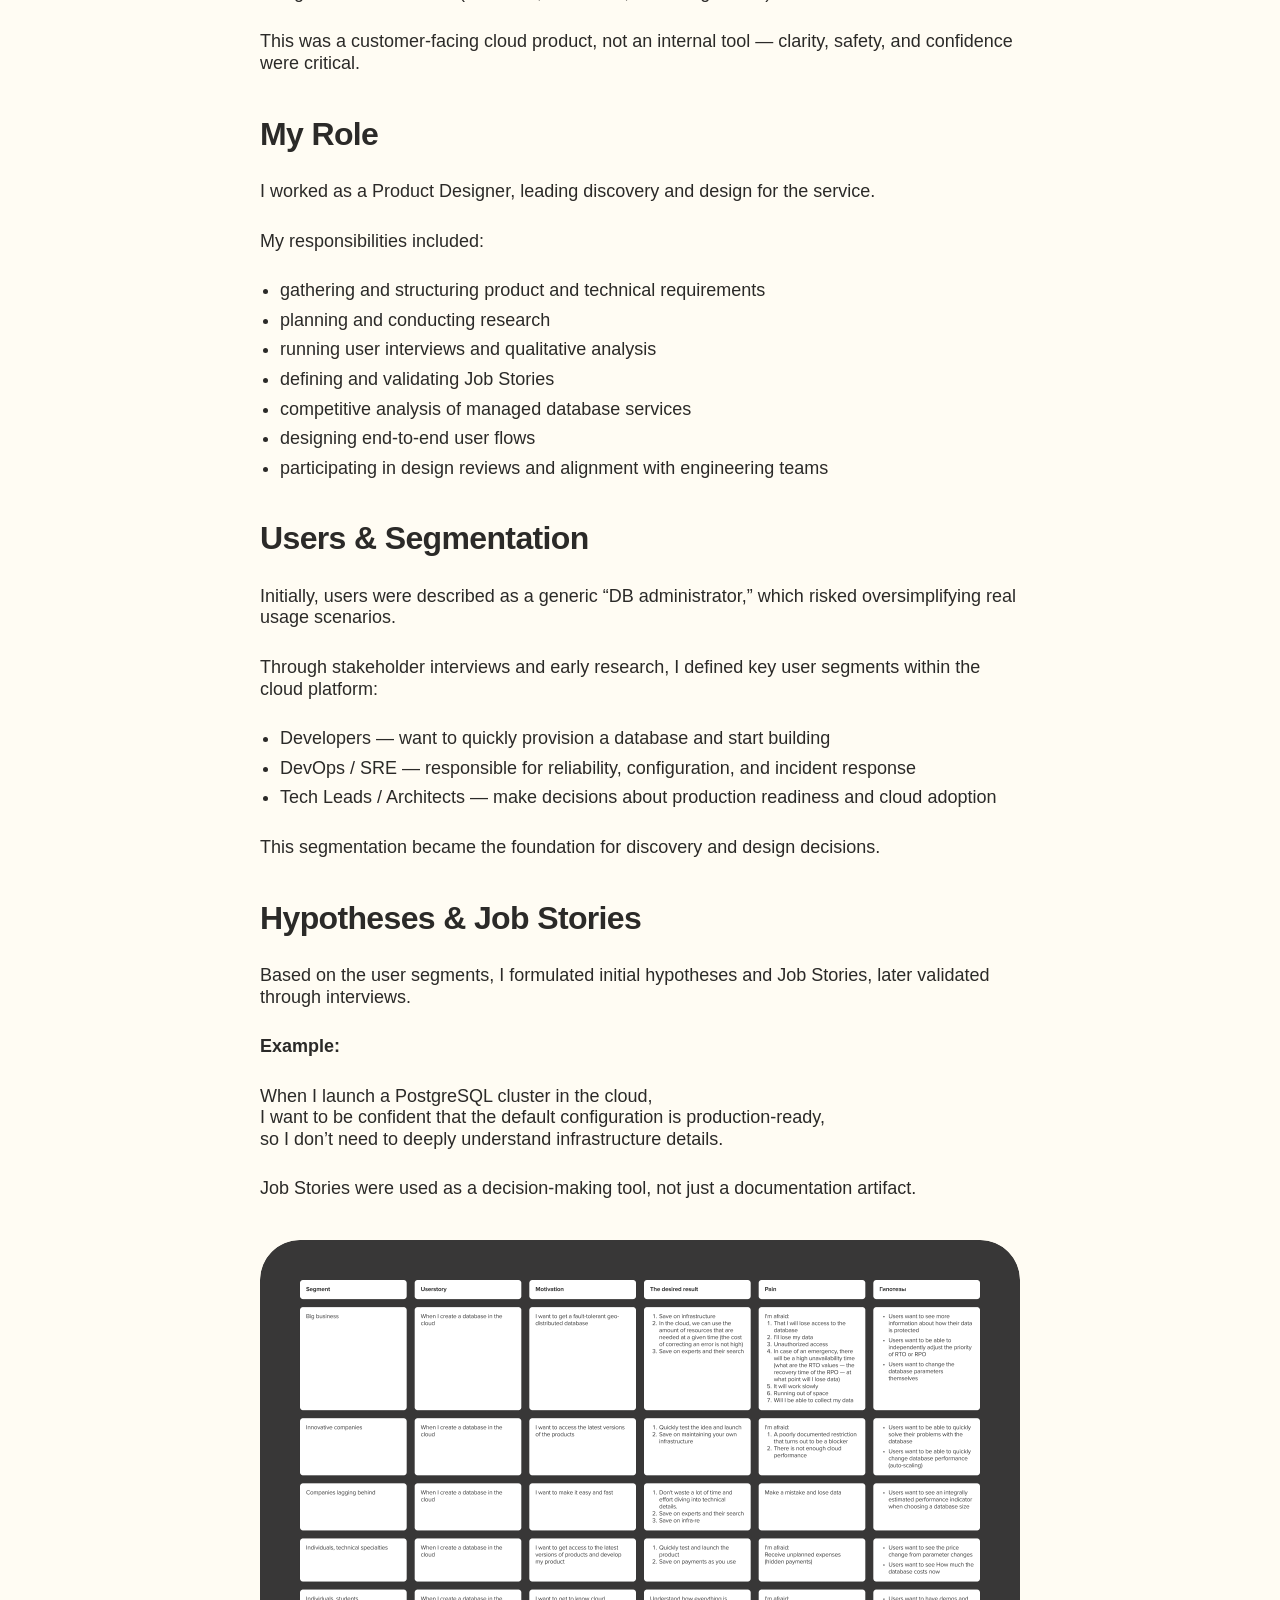
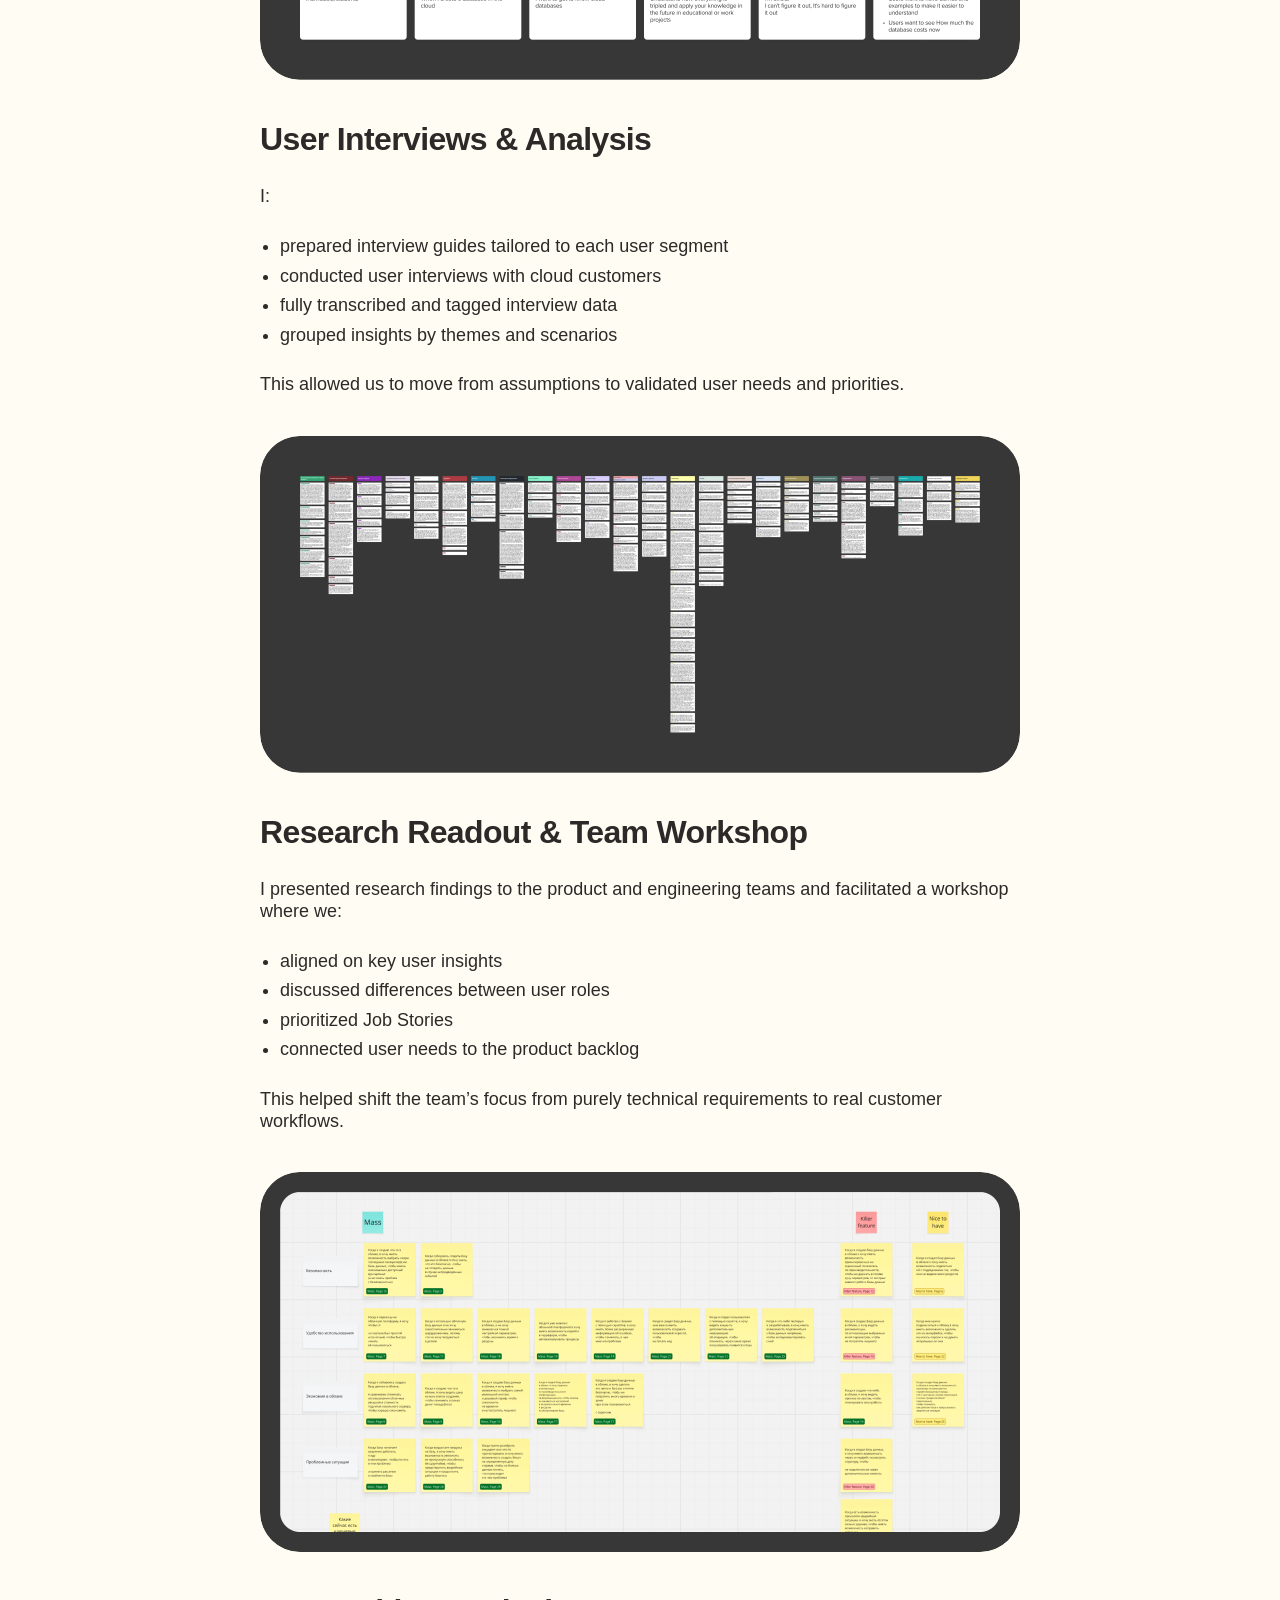
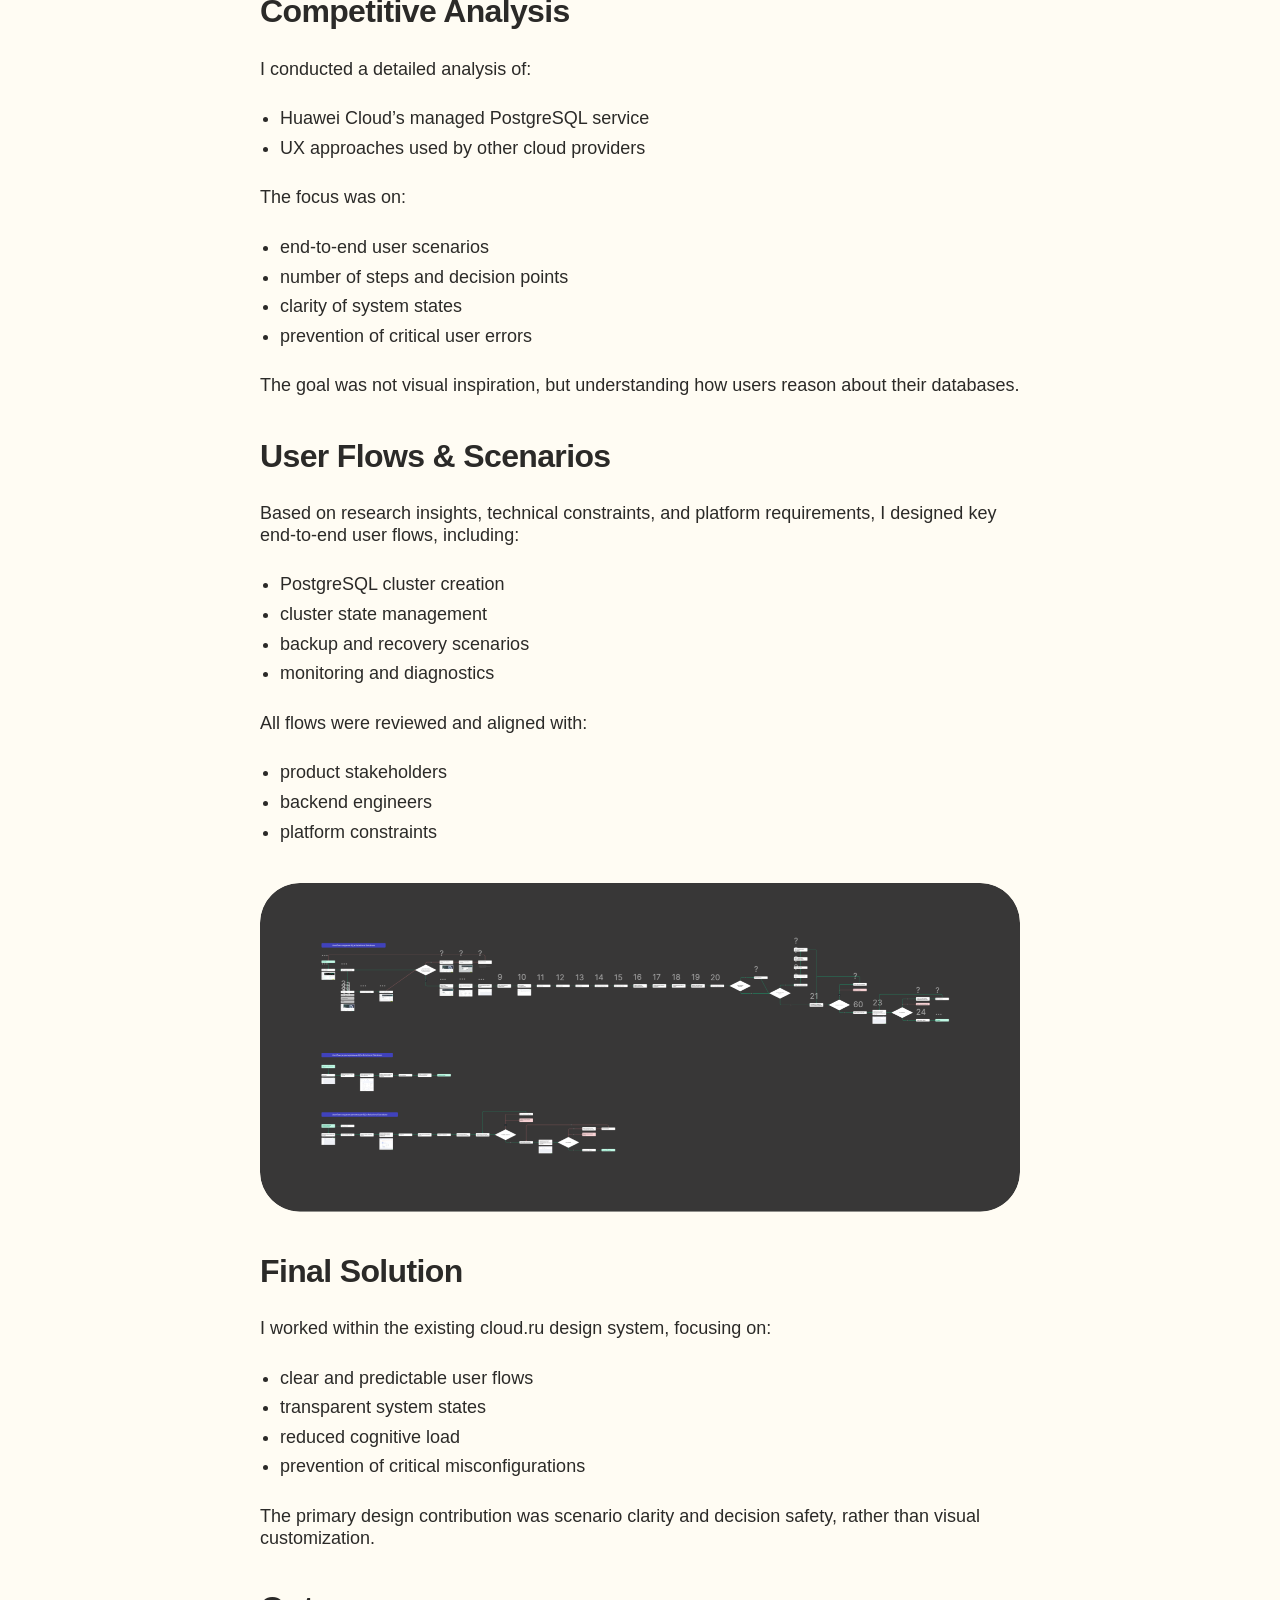
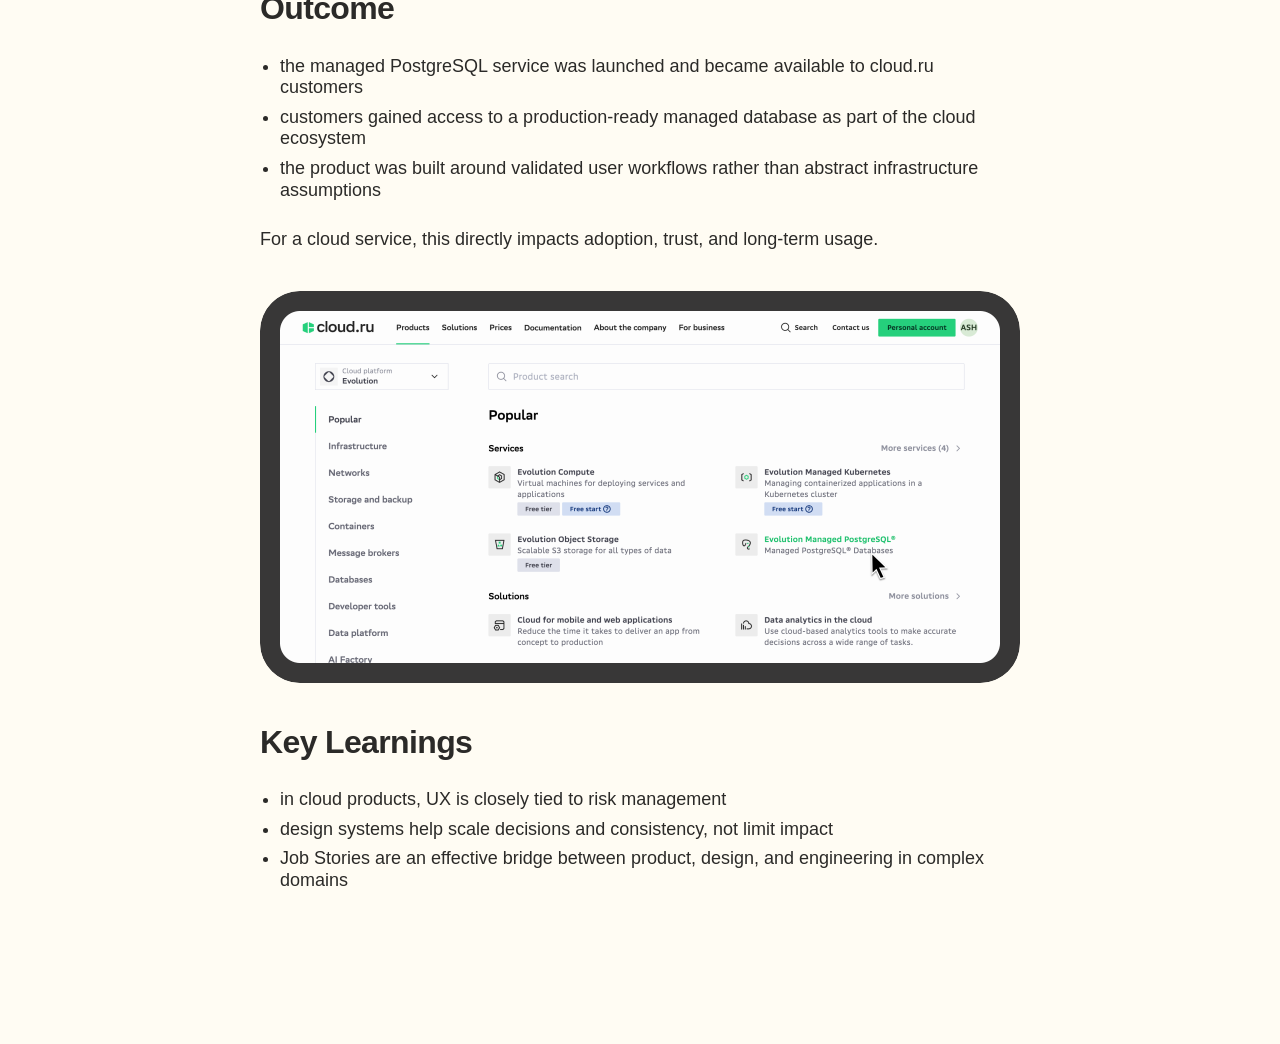
<file: postgresql/index.html>
<!doctype html>
<html lang="en">
  <head>
    <meta charset="UTF-8" />
    <meta name="viewport" content="width=device-width, initial-scale=1.0" />
    <meta
      name="description"
      content="Managed PostgreSQL case study by Nastya Shendrik — designing a customer-facing managed PostgreSQL cloud service on cloud.ru."
    />
    <meta property="og:type" content="website" />
    <meta property="og:site_name" content="Nastya Shendrik" />
    <meta property="og:url" content="https://shendrik.pro/postgresql/" />
    <meta property="og:title" content="Managed PostgreSQL | Nastya Shendrik" />
    <meta
      property="og:description"
      content="Managed PostgreSQL case study by Nastya Shendrik — designing a customer-facing managed PostgreSQL cloud service on cloud.ru."
    />
    <meta property="og:image" content="https://shendrik.pro/img/Cover.png" />
    <meta property="og:image:type" content="image/png" />
    <meta name="twitter:card" content="summary_large_image" />
    <meta name="twitter:title" content="Managed PostgreSQL | Nastya Shendrik" />
    <meta
      name="twitter:description"
      content="Managed PostgreSQL case study by Nastya Shendrik — designing a customer-facing managed PostgreSQL cloud service on cloud.ru."
    />
    <meta name="twitter:image" content="https://shendrik.pro/img/Cover.png" />
    <title>Managed PostgreSQL | Nastya Shendrik</title>
    <link rel="icon" href="../img/fav.png" type="image/png" />
    <link rel="stylesheet" href="../tokens.css" />
    <link rel="stylesheet" href="./styles.css" />
  </head>
  <body>
    <div class="case-shell">
      <header class="case-header">
        <div class="bar__inner">
          <a class="ds-link ds-link--default" href="../">Nastya Shendrik</a>
          <a class="ds-link ds-link--default" href="https://t.me/nastyashendrik?text=Hi!">Say Hi</a>
        </div>
      </header>

      <main class="case-main">
        <article class="case-content">
          <svg
            class="case-title-image case-brand-svg"
            width="237"
            height="92"
            viewBox="0 0 237 92"
            fill="none"
            xmlns="http://www.w3.org/2000/svg"
            role="img"
            aria-label="cloud.ru"
          >
            <path
              d="M182.559 60.5947C185.176 60.5947 186.841 59.01 186.841 56.3206C186.841 53.6311 185.176 52.0464 182.559 52.0464C179.943 52.0464 178.278 53.6311 178.278 56.3206C178.278 59.01 179.943 60.5947 182.559 60.5947ZM205.156 34.0854H208.011V39.8483H203.729C199.923 39.8483 198.639 41.625 198.639 44.5065V60.0184H192.645V34.0373H198.354V38.8396C199.495 35.526 201.779 34.0854 205.156 34.0854ZM94.7395 47.0999C94.7395 52.6227 96.7374 55.264 101.97 55.264C107.204 55.264 109.201 52.6227 109.201 47.0999V46.9558C109.201 41.433 107.204 38.8396 101.97 38.8396C96.7374 38.8396 94.7395 41.433 94.7395 46.9558V47.0999ZM101.97 60.5947C93.7879 60.5947 88.65 55.456 88.65 47.0518C88.65 38.6476 93.7879 33.5091 101.97 33.5091C110.153 33.5091 115.291 38.6476 115.291 47.0518C115.291 55.456 110.153 60.5947 101.97 60.5947ZM78.8501 60.0184H84.8444V24.0002H78.8501V60.0184ZM172.521 24.0002V60.0184H166.813V56.1764C165.195 58.7699 162.721 60.5947 158.487 60.5947C150.4 60.5947 146.356 54.9278 146.356 47.4361C146.356 39.2239 150.4 33.557 158.487 33.557C162.008 33.557 165.385 35.2858 166.527 37.591V24.0002H172.521ZM159.582 55.264C164.719 55.264 166.718 52.6227 166.718 47.0999V46.9558C166.718 41.433 164.719 38.8877 159.582 38.8877C154.444 38.8877 152.445 41.433 152.445 46.9558V47.0999C152.445 52.6227 154.444 55.264 159.582 55.264ZM217.002 49.5011C217.002 53.3431 218.905 55.264 222.711 55.264C226.517 55.264 228.42 53.3431 228.42 49.5011V34.0854H234.414V60.0184H228.8V56.1764C227.23 58.914 224.661 60.5947 220.38 60.5947C214.291 60.5947 211.008 57.233 211.008 50.5095V34.0854H217.002V49.5011ZM125.043 49.5011C125.043 53.3431 126.946 55.264 130.752 55.264C134.558 55.264 136.461 53.3431 136.461 49.5011V34.0854H142.455V60.0184H136.842V56.1764C135.272 58.914 132.703 60.5947 128.421 60.5947C122.332 60.5947 119.049 57.233 119.049 50.5095V34.0854H125.043V49.5011ZM65.1014 33.5091C56.5383 33.5091 51.9236 38.4074 51.9236 47.0518C51.9236 55.6961 56.5383 60.5947 64.8635 60.5947C70.3344 60.5947 74.7585 57.8093 76.5189 52.1424H70.8101C69.7158 54.0636 68.146 55.264 64.8635 55.264C59.9635 55.264 58.013 52.6227 58.013 47.0999V46.9558C58.013 41.433 59.9635 38.8396 65.1014 38.8396C68.146 38.8396 69.7158 39.8961 70.8101 41.721H76.5189C74.7585 36.2464 70.5722 33.5091 65.1014 33.5091Z"
              fill="currentColor"
            />
            <path
              d="M21.0834 48.5689H39.2866V60.2642L21.08 67.9964V48.5656L21.0834 48.5689ZM39.2866 45.861V34.1657L21.0834 26.4302V45.8509L39.2866 45.861ZM0 34.1657V60.2676L18.2065 67.9997V26.4302L0 34.1657Z"
              fill="#26D07C"
            />
          </svg>
          <h1 class="text-h1">Managed PostgreSQL</h1>
          <p class="text-body">
            Designing a customer-facing managed PostgreSQL cloud service
          </p>

          <img
            class="case-image"
            src="../img/Pangolin.png"
            alt="Managed PostgreSQL service overview"
          />

          <section class="case-section">
            <h2 class="text-h2">Overview</h2>
            <p class="text-body">
              Platform V Pangolin &amp; Managed PostgreSQL is a customer-facing cloud service offered
              on the
              <a class="ds-link" href="https://cloud.ru/">cloud.ru</a>
              platform.
            </p>
            <p class="text-body">
              It enables cloud customers to create, configure, and manage PostgreSQL clusters
              without deep involvement in infrastructure operations.
            </p>
            <p class="text-body">
              The service is designed for running PostgreSQL in production environments, focusing
              on reliability, safety, and predictable behavior.
            </p>
          </section>

          <section class="case-section">
            <h2 class="text-h2">Context &amp; Challenge</h2>
            <p class="text-body">
              Cloud.ru was launching a new managed PostgreSQL service for external cloud customers
              as part of its public cloud platform.
            </p>
            <p class="text-body">This product directly impacts:</p>
            <ul class="text-body">
              <li>developer experience</li>
              <li>trust in the cloud platform</li>
              <li>customers’ willingness to run production workloads in the cloud</li>
            </ul>
            <p class="text-body"><strong>Key challenges:</strong></p>
            <ul class="text-body">
              <li>the service was designed from scratch</li>
              <li>the domain is technically complex (databases, HA, backups, recovery)</li>
              <li>multiple user roles with different goals and expertise</li>
              <li>strict constraints of an existing platform-wide design system</li>
              <li>high cost of UX errors (data loss, downtime, misconfiguration)</li>
            </ul>
            <p class="text-body">
              This was a customer-facing cloud product, not an internal tool — clarity, safety, and
              confidence were critical.
            </p>
          </section>

          <section class="case-section">
            <h2 class="text-h2">My Role</h2>
            <p class="text-body">
              I worked as a Product Designer, leading discovery and design for the service.
            </p>
            <p class="text-body">My responsibilities included:</p>
            <ul class="text-body">
              <li>gathering and structuring product and technical requirements</li>
              <li>planning and conducting research</li>
              <li>running user interviews and qualitative analysis</li>
              <li>defining and validating Job Stories</li>
              <li>competitive analysis of managed database services</li>
              <li>designing end-to-end user flows</li>
              <li>participating in design reviews and alignment with engineering teams</li>
            </ul>
          </section>

          <section class="case-section">
            <h2 class="text-h2">Users &amp; Segmentation</h2>
            <p class="text-body">
              Initially, users were described as a generic “DB administrator,” which risked
              oversimplifying real usage scenarios.
            </p>
            <p class="text-body">
              Through stakeholder interviews and early research, I defined key user segments within
              the cloud platform:
            </p>
            <ul class="text-body">
              <li>Developers — want to quickly provision a database and start building</li>
              <li>DevOps / SRE — responsible for reliability, configuration, and incident response</li>
              <li>Tech Leads / Architects — make decisions about production readiness and cloud adoption</li>
            </ul>
            <p class="text-body">
              This segmentation became the foundation for discovery and design decisions.
            </p>
          </section>

          <section class="case-section">
            <h2 class="text-h2">Hypotheses &amp; Job Stories</h2>
            <p class="text-body">
              Based on the user segments, I formulated initial hypotheses and Job Stories, later
              validated through interviews.
            </p>
            <p class="text-body"><strong>Example:</strong></p>
            <p class="text-body">
              When I launch a PostgreSQL cluster in the cloud,<br />
              I want to be confident that the default configuration is production-ready,<br />
              so I don’t need to deeply understand infrastructure details.
            </p>
            <p class="text-body">
              Job Stories were used as a decision-making tool, not just a documentation artifact.
            </p>
          </section>

          <img
            class="case-image"
            src="../img/UserstoryPostgreSQL.png"
            alt="Job story workshop artifact"
          />

          <section class="case-section">
            <h2 class="text-h2">User Interviews &amp; Analysis</h2>
            <p class="text-body">I:</p>
            <ul class="text-body">
              <li>prepared interview guides tailored to each user segment</li>
              <li>conducted user interviews with cloud customers</li>
              <li>fully transcribed and tagged interview data</li>
              <li>grouped insights by themes and scenarios</li>
            </ul>
            <p class="text-body">
              This allowed us to move from assumptions to validated user needs and priorities.
            </p>
          </section>

          <img
            class="case-image"
            src="../img/Analize.png"
            alt="Interview analysis and tagging"
          />

          <section class="case-section">
            <h2 class="text-h2">Research Readout &amp; Team Workshop</h2>
            <p class="text-body">
              I presented research findings to the product and engineering teams and facilitated a
              workshop where we:
            </p>
            <ul class="text-body">
              <li>aligned on key user insights</li>
              <li>discussed differences between user roles</li>
              <li>prioritized Job Stories</li>
              <li>connected user needs to the product backlog</li>
            </ul>
            <p class="text-body">
              This helped shift the team’s focus from purely technical requirements to real customer
              workflows.
            </p>
          </section>

          <img
            class="case-image"
            src="../img/PostrgresWorkshops.png"
            alt="Team workshop"
          />

          <section class="case-section">
            <h2 class="text-h2">Competitive Analysis</h2>
            <p class="text-body">I conducted a detailed analysis of:</p>
            <ul class="text-body">
              <li>Huawei Cloud’s managed PostgreSQL service</li>
              <li>UX approaches used by other cloud providers</li>
            </ul>
            <p class="text-body">The focus was on:</p>
            <ul class="text-body">
              <li>end-to-end user scenarios</li>
              <li>number of steps and decision points</li>
              <li>clarity of system states</li>
              <li>prevention of critical user errors</li>
            </ul>
            <p class="text-body">
              The goal was not visual inspiration, but understanding how users reason about their
              databases.
            </p>
          </section>

          <section class="case-section">
            <h2 class="text-h2">User Flows &amp; Scenarios</h2>
            <p class="text-body">
              Based on research insights, technical constraints, and platform requirements, I
              designed key end-to-end user flows, including:
            </p>
            <ul class="text-body">
              <li>PostgreSQL cluster creation</li>
              <li>cluster state management</li>
              <li>backup and recovery scenarios</li>
              <li>monitoring and diagnostics</li>
            </ul>
            <p class="text-body">All flows were reviewed and aligned with:</p>
            <ul class="text-body">
              <li>product stakeholders</li>
              <li>backend engineers</li>
              <li>platform constraints</li>
            </ul>
          </section>

          <img
            class="case-image"
            src="../img/PostrgresSQLFlows.png"
            alt="User flows for Managed PostgreSQL"
          />

          <section class="case-section">
            <h2 class="text-h2">Final Solution</h2>
            <p class="text-body">
              I worked within the existing cloud.ru design system, focusing on:
            </p>
            <ul class="text-body">
              <li>clear and predictable user flows</li>
              <li>transparent system states</li>
              <li>reduced cognitive load</li>
              <li>prevention of critical misconfigurations</li>
            </ul>
            <p class="text-body">
              The primary design contribution was scenario clarity and decision safety, rather than
              visual customization.
            </p>
          </section>

          <section class="case-section">
            <h2 class="text-h2">Outcome</h2>
            <ul class="text-body">
              <li>the managed PostgreSQL service was launched and became available to cloud.ru customers</li>
              <li>customers gained access to a production-ready managed database as part of the cloud ecosystem</li>
              <li>the product was built around validated user workflows rather than abstract infrastructure assumptions</li>
            </ul>
            <p class="text-body">
              For a cloud service, this directly impacts adoption, trust, and long-term usage.
            </p>
          </section>

          <img
            class="case-image"
            src="../img/Site.png"
            alt="Managed PostgreSQL in the cloud console"
          />

          <section class="case-section">
            <h2 class="text-h2">Key Learnings</h2>
            <ul class="text-body">
              <li>in cloud products, UX is closely tied to risk management</li>
              <li>design systems help scale decisions and consistency, not limit impact</li>
              <li>Job Stories are an effective bridge between product, design, and engineering in complex domains</li>
            </ul>
          </section>
        </article>
      </main>

      <footer class="case-footer">
        <div class="bar__inner">
          <a class="ds-link ds-link--default" href="../cv/">CV</a>
          <a class="ds-link ds-link--default" href="../ml-platform/">ML Platform</a>
        </div>
      </footer>
    </div>

    <script src="../main.js"></script>
  </body>
</html>
</file>
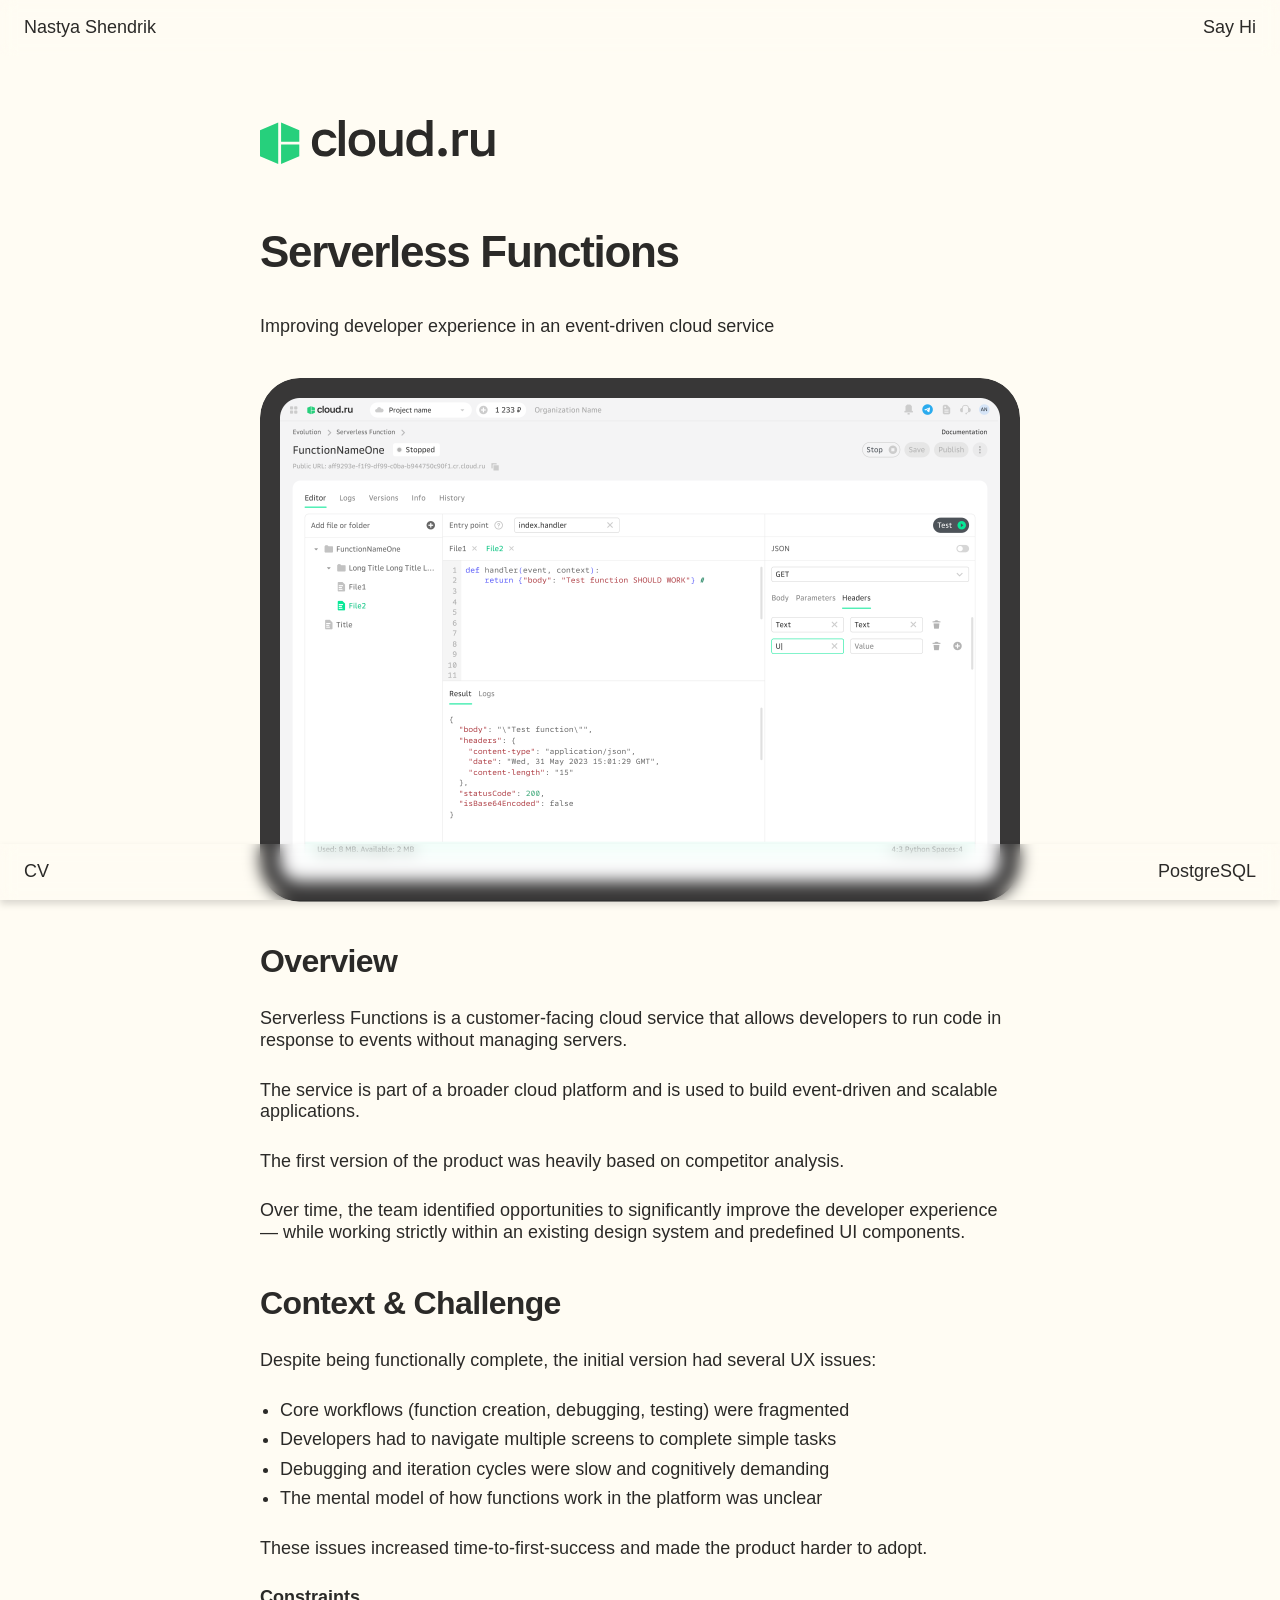
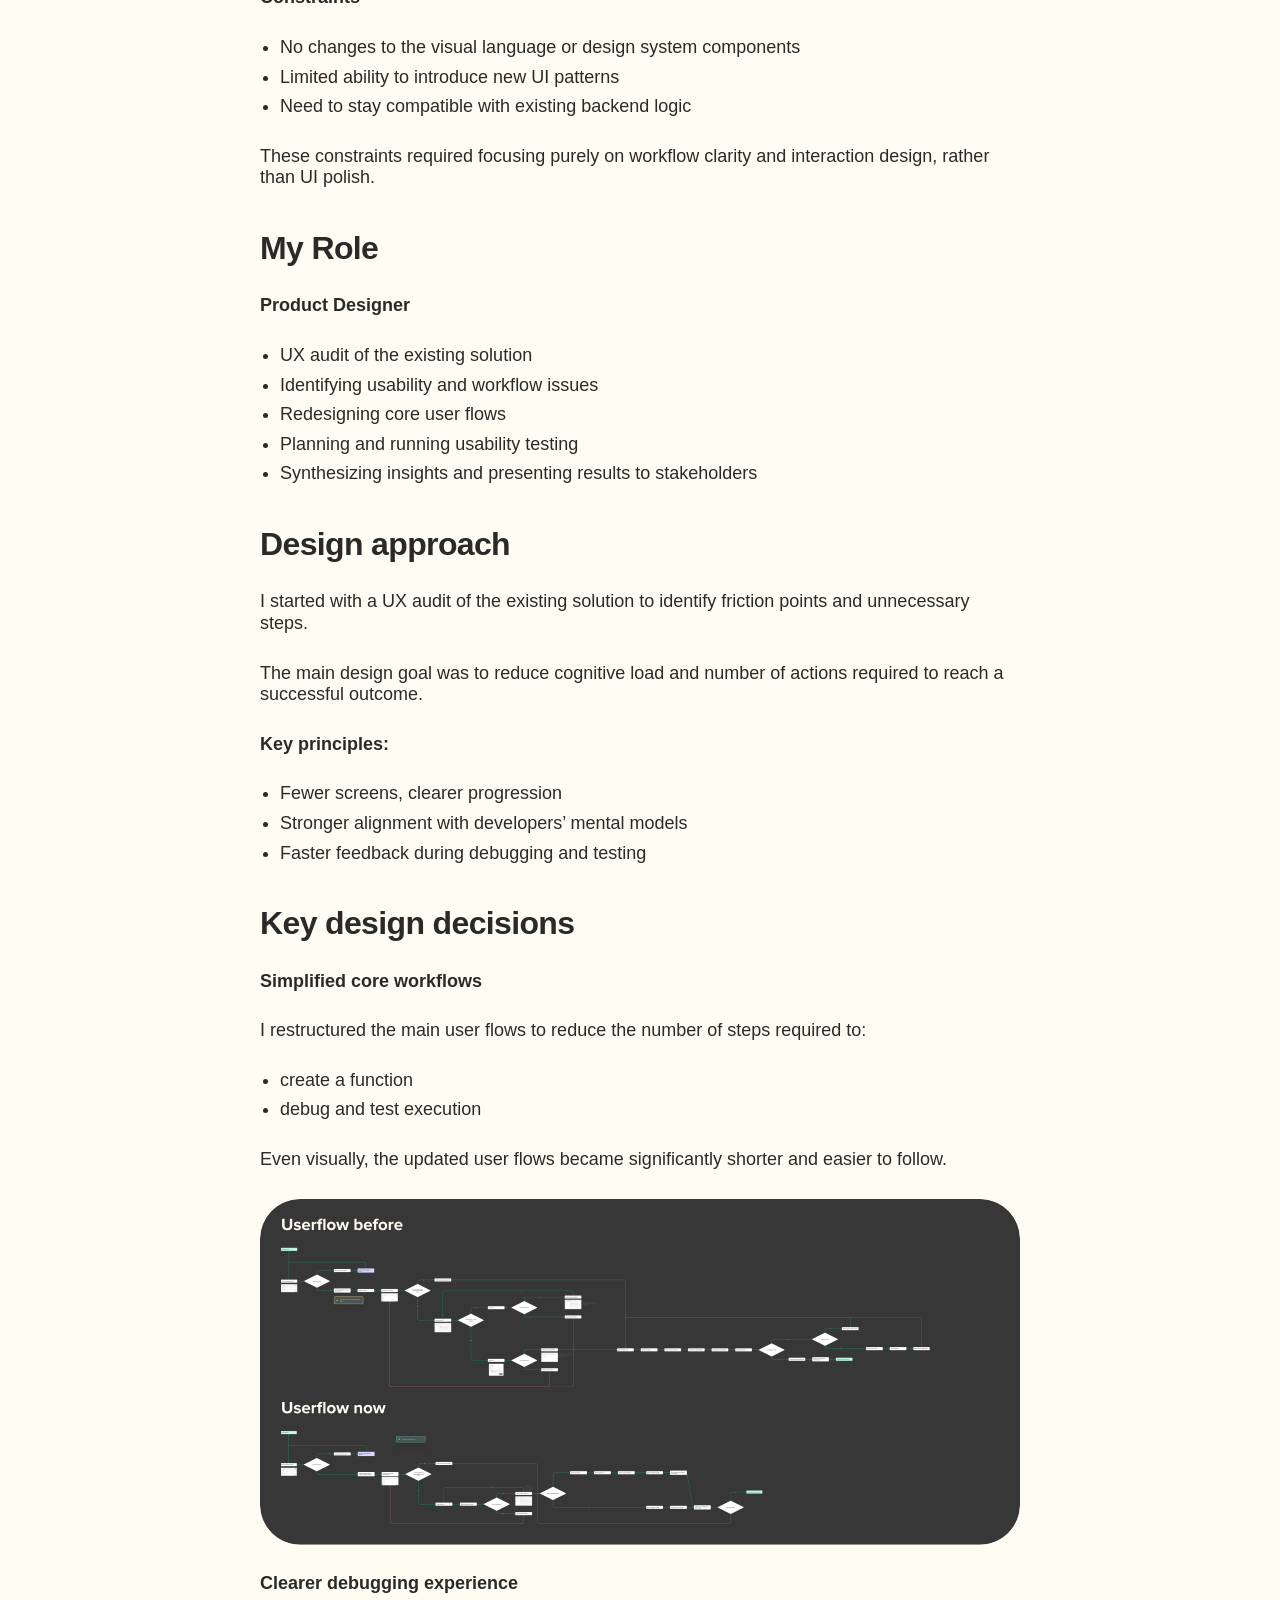
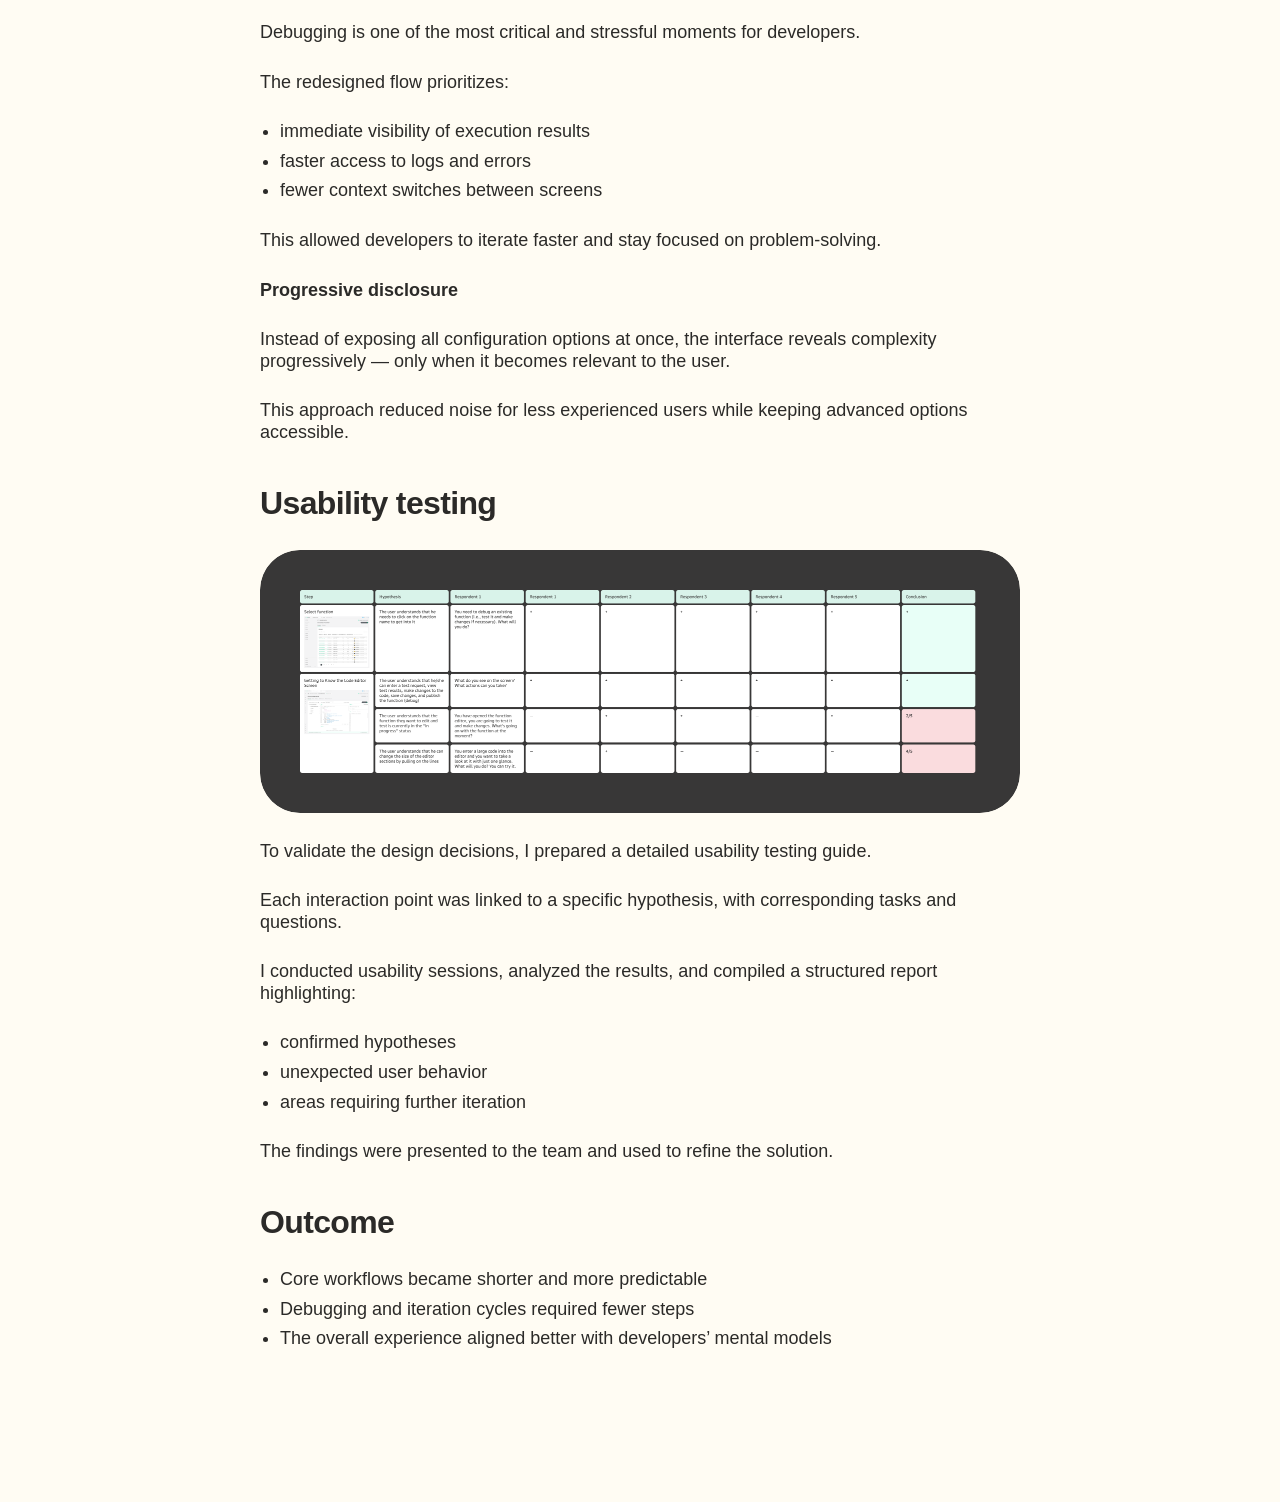
<file: serverless-functions/index.html>
<!doctype html>
<html lang="en">
  <head>
    <meta charset="UTF-8" />
    <meta name="viewport" content="width=device-width, initial-scale=1.0" />
    <meta
      name="description"
      content="Serverless Functions case study by Nastya Shendrik — improving developer experience in an event-driven cloud service."
    />
    <meta property="og:type" content="website" />
    <meta property="og:site_name" content="Nastya Shendrik" />
    <meta property="og:url" content="https://shendrik.pro/serverless-functions/" />
    <meta property="og:title" content="Serverless Functions | Nastya Shendrik" />
    <meta
      property="og:description"
      content="Serverless Functions case study by Nastya Shendrik — improving developer experience in an event-driven cloud service."
    />
    <meta property="og:image" content="https://shendrik.pro/img/Cover.png" />
    <meta property="og:image:type" content="image/png" />
    <meta name="twitter:card" content="summary_large_image" />
    <meta name="twitter:title" content="Serverless Functions | Nastya Shendrik" />
    <meta
      name="twitter:description"
      content="Serverless Functions case study by Nastya Shendrik — improving developer experience in an event-driven cloud service."
    />
    <meta name="twitter:image" content="https://shendrik.pro/img/Cover.png" />
    <title>Serverless Functions | Nastya Shendrik</title>
    <link rel="icon" href="../img/fav.png" type="image/png" />
    <link rel="stylesheet" href="../tokens.css" />
    <link rel="stylesheet" href="./styles.css" />
  </head>
  <body>
    <div class="case-shell">
      <header class="case-header">
        <div class="bar__inner">
          <a class="ds-link ds-link--default" href="../">Nastya Shendrik</a>
          <a class="ds-link ds-link--default" href="https://t.me/nastyashendrik?text=Hi!">Say Hi</a>
        </div>
      </header>

      <main class="case-main">
        <article class="case-content">
          <svg
            class="case-title-image case-brand-svg"
            width="237"
            height="92"
            viewBox="0 0 237 92"
            fill="none"
            xmlns="http://www.w3.org/2000/svg"
            role="img"
            aria-label="cloud.ru"
          >
            <path
              d="M182.559 60.5947C185.176 60.5947 186.841 59.01 186.841 56.3206C186.841 53.6311 185.176 52.0464 182.559 52.0464C179.943 52.0464 178.278 53.6311 178.278 56.3206C178.278 59.01 179.943 60.5947 182.559 60.5947ZM205.156 34.0854H208.011V39.8483H203.729C199.923 39.8483 198.639 41.625 198.639 44.5065V60.0184H192.645V34.0373H198.354V38.8396C199.495 35.526 201.779 34.0854 205.156 34.0854ZM94.7395 47.0999C94.7395 52.6227 96.7374 55.264 101.97 55.264C107.204 55.264 109.201 52.6227 109.201 47.0999V46.9558C109.201 41.433 107.204 38.8396 101.97 38.8396C96.7374 38.8396 94.7395 41.433 94.7395 46.9558V47.0999ZM101.97 60.5947C93.7879 60.5947 88.65 55.456 88.65 47.0518C88.65 38.6476 93.7879 33.5091 101.97 33.5091C110.153 33.5091 115.291 38.6476 115.291 47.0518C115.291 55.456 110.153 60.5947 101.97 60.5947ZM78.8501 60.0184H84.8444V24.0002H78.8501V60.0184ZM172.521 24.0002V60.0184H166.813V56.1764C165.195 58.7699 162.721 60.5947 158.487 60.5947C150.4 60.5947 146.356 54.9278 146.356 47.4361C146.356 39.2239 150.4 33.557 158.487 33.557C162.008 33.557 165.385 35.2858 166.527 37.591V24.0002H172.521ZM159.582 55.264C164.719 55.264 166.718 52.6227 166.718 47.0999V46.9558C166.718 41.433 164.719 38.8877 159.582 38.8877C154.444 38.8877 152.445 41.433 152.445 46.9558V47.0999C152.445 52.6227 154.444 55.264 159.582 55.264ZM217.002 49.5011C217.002 53.3431 218.905 55.264 222.711 55.264C226.517 55.264 228.42 53.3431 228.42 49.5011V34.0854H234.414V60.0184H228.8V56.1764C227.23 58.914 224.661 60.5947 220.38 60.5947C214.291 60.5947 211.008 57.233 211.008 50.5095V34.0854H217.002V49.5011ZM125.043 49.5011C125.043 53.3431 126.946 55.264 130.752 55.264C134.558 55.264 136.461 53.3431 136.461 49.5011V34.0854H142.455V60.0184H136.842V56.1764C135.272 58.914 132.703 60.5947 128.421 60.5947C122.332 60.5947 119.049 57.233 119.049 50.5095V34.0854H125.043V49.5011ZM65.1014 33.5091C56.5383 33.5091 51.9236 38.4074 51.9236 47.0518C51.9236 55.6961 56.5383 60.5947 64.8635 60.5947C70.3344 60.5947 74.7585 57.8093 76.5189 52.1424H70.8101C69.7158 54.0636 68.146 55.264 64.8635 55.264C59.9635 55.264 58.013 52.6227 58.013 47.0999V46.9558C58.013 41.433 59.9635 38.8396 65.1014 38.8396C68.146 38.8396 69.7158 39.8961 70.8101 41.721H76.5189C74.7585 36.2464 70.5722 33.5091 65.1014 33.5091Z"
              fill="currentColor"
            />
            <path
              d="M21.0834 48.5689H39.2866V60.2642L21.08 67.9964V48.5656L21.0834 48.5689ZM39.2866 45.861V34.1657L21.0834 26.4302V45.8509L39.2866 45.861ZM0 34.1657V60.2676L18.2065 67.9997V26.4302L0 34.1657Z"
              fill="#26D07C"
            />
          </svg>
          <h1 class="text-h1">Serverless Functions</h1>
          <p class="text-body">
            Improving developer experience in an event-driven cloud service
          </p>

          <img
            class="case-image"
            src="../img/Function%20details.png"
            alt="Function details and debugging experience"
          />

          <section class="case-section">
            <h2 class="text-h2">Overview</h2>
            <p class="text-body">
              Serverless Functions is a customer-facing cloud service that allows developers to run
              code in response to events without managing servers.
            </p>
            <p class="text-body">
              The service is part of a broader cloud platform and is used to build event-driven and
              scalable applications.
            </p>
            <p class="text-body">
              The first version of the product was heavily based on competitor analysis.
            </p>
            <p class="text-body">
              Over time, the team identified opportunities to significantly improve the developer
              experience — while working strictly within an existing design system and predefined UI
              components.
            </p>
          </section>

          <section class="case-section">
            <h2 class="text-h2">Context &amp; Challenge</h2>
            <p class="text-body">
              Despite being functionally complete, the initial version had several UX issues:
            </p>
            <ul class="text-body">
              <li>Core workflows (function creation, debugging, testing) were fragmented</li>
              <li>Developers had to navigate multiple screens to complete simple tasks</li>
              <li>Debugging and iteration cycles were slow and cognitively demanding</li>
              <li>The mental model of how functions work in the platform was unclear</li>
            </ul>
            <p class="text-body">
              These issues increased time-to-first-success and made the product harder to adopt.
            </p>
            <p class="text-body"><strong>Constraints</strong></p>
            <ul class="text-body">
              <li>No changes to the visual language or design system components</li>
              <li>Limited ability to introduce new UI patterns</li>
              <li>Need to stay compatible with existing backend logic</li>
            </ul>
            <p class="text-body">
              These constraints required focusing purely on workflow clarity and interaction design,
              rather than UI polish.
            </p>
          </section>

          <section class="case-section">
            <h2 class="text-h2">My Role</h2>
            <p class="text-body"><strong>Product Designer</strong></p>
            <ul class="text-body">
              <li>UX audit of the existing solution</li>
              <li>Identifying usability and workflow issues</li>
              <li>Redesigning core user flows</li>
              <li>Planning and running usability testing</li>
              <li>Synthesizing insights and presenting results to stakeholders</li>
            </ul>
          </section>

          <section class="case-section">
            <h2 class="text-h2">Design approach</h2>
            <p class="text-body">
              I started with a UX audit of the existing solution to identify friction points and
              unnecessary steps.
            </p>
            <p class="text-body">
              The main design goal was to reduce cognitive load and number of actions required to
              reach a successful outcome.
            </p>
            <p class="text-body"><strong>Key principles:</strong></p>
            <ul class="text-body">
              <li>Fewer screens, clearer progression</li>
              <li>Stronger alignment with developers’ mental models</li>
              <li>Faster feedback during debugging and testing</li>
            </ul>
          </section>

          <section class="case-section">
            <h2 class="text-h2">Key design decisions</h2>

            <h3 class="text-body-2">Simplified core workflows</h3>
            <p class="text-body">
              I restructured the main user flows to reduce the number of steps required to:
            </p>
            <ul class="text-body">
              <li>create a function</li>
              <li>debug and test execution</li>
            </ul>
            <p class="text-body">
              Even visually, the updated user flows became significantly shorter and easier to follow.
            </p>

            <img
              class="case-image"
              src="../img/Userflow.png"
              alt="Simplified user flows"
            />

            <h3 class="text-body-2">Clearer debugging experience</h3>
            <p class="text-body">
              Debugging is one of the most critical and stressful moments for developers.
            </p>
            <p class="text-body">The redesigned flow prioritizes:</p>
            <ul class="text-body">
              <li>immediate visibility of execution results</li>
              <li>faster access to logs and errors</li>
              <li>fewer context switches between screens</li>
            </ul>
            <p class="text-body">
              This allowed developers to iterate faster and stay focused on problem-solving.
            </p>

            <h3 class="text-body-2">Progressive disclosure</h3>
            <p class="text-body">
              Instead of exposing all configuration options at once, the interface reveals complexity
              progressively — only when it becomes relevant to the user.
            </p>
            <p class="text-body">
              This approach reduced noise for less experienced users while keeping advanced options
              accessible.
            </p>
          </section>

          <section class="case-section">
            <h2 class="text-h2">Usability testing</h2>

            <img
              class="case-image"
              src="../img/Test.png"
              alt="Usability testing"
            />

            <p class="text-body">
              To validate the design decisions, I prepared a detailed usability testing guide.
            </p>
            <p class="text-body">
              Each interaction point was linked to a specific hypothesis, with corresponding tasks
              and questions.
            </p>
            <p class="text-body">
              I conducted usability sessions, analyzed the results, and compiled a structured report
              highlighting:
            </p>
            <ul class="text-body">
              <li>confirmed hypotheses</li>
              <li>unexpected user behavior</li>
              <li>areas requiring further iteration</li>
            </ul>
            <p class="text-body">
              The findings were presented to the team and used to refine the solution.
            </p>
          </section>

          <section class="case-section">
            <h2 class="text-h2">Outcome</h2>

            <ul class="text-body">
              <li>Core workflows became shorter and more predictable</li>
              <li>Debugging and iteration cycles required fewer steps</li>
              <li>The overall experience aligned better with developers’ mental models</li>
            </ul>
          </section>
        </article>
      </main>

      <footer class="case-footer">
        <div class="bar__inner">
          <a class="ds-link ds-link--default" href="../cv/">CV</a>
          <a class="ds-link ds-link--default" href="../postgresql/">PostgreSQL</a>
        </div>
      </footer>
    </div>

    <script src="../main.js"></script>
  </body>
</html>
</file>
<file: tokens.css>
html {
  color-scheme: light;
}

:root {
  /* Colors (Figma variables) */
  --color-fon: #fffcf3;
  --color-fon-2: #f5f0e2;
  --color-fon-3: #f4e8d1;
  --color-text: #2b2a28;
  --color-text-2: #383737;
  --color-accent: #ee3b66;
  --color-accent-2: #b53d68;

  /* Typography (Figma variables) */
  --font-family-base: "Proxima Nova", "Segoe UI", Arial, sans-serif;
  --font-size-h1: 44px;
  --font-size-h2: 32px;
  --font-size-h3: 24px;
  --font-size-body: 18px;
  --font-size-body-2: 18px;

  --font-weight-h1: 800;
  --font-weight-h2: 700;
  --font-weight-h3: 400;
  --font-weight-body: 400;
  --font-weight-body-2: 700;

  --line-height-h1: 1.1;
  --line-height-h2: 1.2;
  --line-height-h3: 1.2;
  --line-height-body: 1.2;
  --line-height-body-2: 1.2;

  --letter-spacing-h1: -0.03em;
  --letter-spacing-h2: -0.02em;
  --letter-spacing-h3: 0;
  --letter-spacing-body: 0;
  --letter-spacing-body-2: 0;

  /* Radius/spacing/layout tokens */
  --radius-sm: 8px;
  --space-2: 8px;
  --space-3: 12px;
  --space-4: 16px;
  --space-5: 20px;
  --space-6: 24px;
  --space-8: 32px;

  --container-width-lg: 1200px;
  --header-height: 56px;
  --card-width: 240px;
  --card-height: 150px;
  --button-height: 38px;

  /* Semantic tokens for site */
  --page-bg: var(--color-fon);
  --surface-1: var(--color-fon-2);
  --surface-2: var(--color-fon-3);
  --text-primary: var(--color-text);
  --text-secondary: var(--color-text-2);
  --border-subtle: rgba(43, 42, 40, 0.12);
  --focus-ring: rgba(238, 59, 102, 0.4);
  --shadow-soft: 0 10px 30px rgba(43, 42, 40, 0.08);
  --backdrop-blur-footer: 28.1px;
}

/* Тёмная тема по системе / настройкам браузера (надёжно в Chrome и др.) */
@media (prefers-color-scheme: dark) {
  html {
    color-scheme: dark;
  }

  :root {
    --color-fon: #161514;
    --color-fon-2: #232120;
    --color-fon-3: #2f2c2b;
    --color-text: #f4f0e5;
    --color-text-2: #cac4b7;
    --color-accent: #ff5d84;
    --color-accent-2: #ff7c9c;

    --page-bg: var(--color-fon);
    --surface-1: var(--color-fon-2);
    --surface-2: var(--color-fon-3);
    --text-primary: var(--color-text);
    --text-secondary: var(--color-text-2);
    --border-subtle: rgba(255, 252, 243, 0.16);
    --focus-ring: rgba(255, 93, 132, 0.4);
    --shadow-soft: 0 10px 30px rgba(0, 0, 0, 0.35);
  }
}

/* Base typography */
body {
  margin: 0;
  font-family: var(--font-family-base);
  font-size: var(--font-size-body);
  font-weight: var(--font-weight-body);
  line-height: var(--line-height-body);
  letter-spacing: var(--letter-spacing-body);
  color: var(--text-primary);
  background: var(--page-bg);
}

h1,
.text-h1 {
  font-family: var(--font-family-base);
  font-size: var(--font-size-h1);
  font-weight: var(--font-weight-h1);
  line-height: var(--line-height-h1);
  letter-spacing: var(--letter-spacing-h1);
  margin: 0;
}

h2,
.text-h2 {
  font-family: var(--font-family-base);
  font-size: var(--font-size-h2);
  font-weight: var(--font-weight-h2);
  line-height: var(--line-height-h2);
  letter-spacing: var(--letter-spacing-h2);
  margin: 0;
}

h3,
.text-h3 {
  font-family: var(--font-family-base);
  font-size: var(--font-size-h3);
  font-weight: var(--font-weight-h3);
  line-height: var(--line-height-h3);
  letter-spacing: var(--letter-spacing-h3);
  margin: 0;
}

.text-body {
  font-family: var(--font-family-base);
  font-size: var(--font-size-body);
  font-weight: var(--font-weight-body);
  line-height: var(--line-height-body);
  letter-spacing: var(--letter-spacing-body);
}

.text-body-2 {
  font-family: var(--font-family-base);
  font-size: var(--font-size-body-2);
  font-weight: var(--font-weight-body-2);
  line-height: var(--line-height-body-2);
  letter-spacing: var(--letter-spacing-body-2);
}

/* Components */
.ds-header {
  width: var(--container-width-lg);
  height: var(--header-height);
  display: flex;
  align-items: center;
  justify-content: space-between;
  padding: var(--space-4) var(--space-6);
  font-family: var(--font-family-base);
  font-size: var(--font-size-body);
  font-weight: var(--font-weight-body);
  line-height: var(--line-height-body);
  color: var(--text-primary);
  background: transparent;
}

.ds-card {
  width: var(--card-width);
  height: var(--card-height);
  border-radius: var(--radius-sm);
  display: flex;
  align-items: center;
  justify-content: center;
  padding: 10px;
  font-family: var(--font-family-base);
  font-size: var(--font-size-body);
  font-weight: var(--font-weight-body);
  line-height: var(--line-height-body);
  color: var(--text-primary);
  text-align: center;
}

.ds-card--default {
  background: var(--surface-1);
}

.ds-card--hover {
  background: var(--surface-2);
}

.ds-button {
  min-width: 240px;
  height: var(--button-height);
  border: 0;
  border-radius: var(--radius-sm);
  padding: 0 var(--space-6);
  font-family: var(--font-family-base);
  font-size: var(--font-size-body);
  font-weight: var(--font-weight-body);
  line-height: var(--line-height-body);
  cursor: pointer;
  transition: background-color 0.2s ease;
}

.ds-button--default {
  background: var(--surface-1);
  color: var(--text-primary);
}

.ds-button--hover,
.ds-button:hover {
  background: var(--surface-2);
  color: var(--text-primary);
}

.ds-footer-item {
  width: 1204px;
  height: var(--header-height);
  border-radius: var(--radius-sm);
  display: flex;
  align-items: center;
  justify-content: space-between;
  font-family: var(--font-family-base);
  font-size: var(--font-size-body);
  line-height: var(--line-height-body);
  color: var(--text-primary);
  backdrop-filter: blur(var(--backdrop-blur-footer));
}

.ds-footer-item--main {
  justify-content: center;
  padding: var(--space-4) 0;
}

.ds-footer-item--alt {
  justify-content: space-between;
  padding: var(--space-4) var(--space-6);
}

/* Links: default = primary text color; hover/focus = accent. Never use a “hover”
   modifier class for the default state — hover color applies only via :hover / :focus-visible. */
.ds-link {
  font-family: var(--font-family-base);
  font-size: var(--font-size-body);
  font-weight: var(--font-weight-body);
  line-height: var(--line-height-body);
  color: var(--text-primary);
  text-decoration: none;
  transition: color 0.2s ease, text-decoration-color 0.2s ease;
}

.ds-link--default {
  color: var(--text-primary);
}

.ds-link:hover,
.ds-link:focus-visible {
  color: var(--color-accent);
}

.ds-link:active,
.ds-link.ds-link--pressed {
  color: var(--text-secondary);
}

/* Inline hero logos: wordmark uses currentColor so it follows the theme */
.case-title-image.case-brand-svg {
  color: var(--text-primary);
}
</file>
<file: styles.css>
:root {
  --container-max-width: 1200px;
  --site-padding-inline: 24px;
  --site-gap-xl: 40px;
  --site-gap-lg: 32px;
  --site-gap-md: 20px;
  --site-gap-sm: 12px;
  --hero-content-gap: 20px;
}

*,
*::before,
*::after {
  box-sizing: border-box;
}

html {
  scroll-behavior: smooth;
}

body {
  min-height: 100vh;
}

a,
button {
  outline: none;
}

a:focus-visible,
button:focus-visible {
  box-shadow: 0 0 0 3px var(--focus-ring);
  border-radius: var(--radius-sm);
}

.site-shell {
  min-height: 100vh;
  display: flex;
  flex-direction: column;
}

.container {
  width: min(100%, var(--container-max-width));
  margin-inline: auto;
  padding-inline: var(--site-padding-inline);
}

.site-header {
  border-bottom: none;
  background: transparent;
  width: 100%;
}

.site-header__inner {
  min-height: var(--header-height);
  display: flex;
  align-items: center;
  justify-content: space-between;
  gap: var(--site-gap-md);
}

.site-header .container {
  width: 100%;
  max-width: none;
}

.site-header__actions {
  display: flex;
  align-items: center;
  gap: var(--site-gap-md);
}

.site-brand,
.site-link {
  text-decoration: none;
}

.site-main {
  flex: 1;
  display: flex;
  flex-direction: column;
  justify-content: center;
  padding-block: 0;
}

.hero {
  display: flex;
  align-items: center;
}

.hero__inner {
  display: flex;
  flex-direction: column;
  align-items: center;
  gap: var(--site-gap-xl);
  text-align: center;
}

.hero__title {
  max-width: 760px;
  text-wrap: balance;
}

.hero__content {
  width: min(100%, 760px);
  display: flex;
  flex-direction: column;
  gap: var(--hero-content-gap);
}

.hero__cards {
  width: 100%;
  display: grid;
  grid-template-columns: repeat(3, minmax(0, 1fr));
  gap: var(--site-gap-md);
}

.hero-card {
  width: 100%;
  min-height: var(--card-height);
  box-shadow: none;
  transition: background-color 0.2s ease;
  text-decoration: none;
}

.hero-card:hover {
  background: var(--surface-2);
}

.hero-card p {
  margin: 0;
}

.hero__actions {
  display: grid;
  grid-template-columns: repeat(3, minmax(0, 1fr));
  gap: var(--site-gap-md);
  width: 100%;
}

.hero-action {
  display: inline-flex;
  align-items: center;
  justify-content: center;
  text-decoration: none;
}

.site-footer {
  padding-bottom: 0;
}

.site-footer .ds-footer-item {
  width: 100%;
  border: none;
}

@media (max-width: 1024px) {
  :root {
    --site-padding-inline: 20px;
  }

  .hero__title {
    max-width: 680px;
  }
}

@media (max-width: 768px) {
  :root {
    --site-padding-inline: 0;
    --hero-content-gap: 8px;
  }

  .site-main {
    justify-content: flex-start;
    padding-block: 0;
  }

  .site-header__inner {
    width: 100%;
    padding-inline: 24px;
    padding-block: 16px;
  }

  .hero__inner {
    width: 100%;
    align-items: stretch;
    gap: var(--site-gap-md);
    padding: 20px 16px;
  }

  .hero__title {
    max-width: none;
    font-size: var(--font-size-h2);
    font-weight: var(--font-weight-h2);
    line-height: var(--line-height-h2);
    letter-spacing: var(--letter-spacing-h2);
  }

  .hero__cards {
    grid-template-columns: 1fr;
    width: 100%;
    gap: 8px;
  }

  .hero-card {
    min-height: 100px;
  }

  .hero__actions {
    grid-template-columns: repeat(3, minmax(0, 1fr));
    width: 100%;
    gap: 8px;
  }

  .ds-button,
  .hero-action {
    min-width: 0;
    height: 38px;
    padding-inline: 10px;
  }

  .site-header__actions {
    width: auto;
  }
}
</file>
<file: contacts/styles.css>
:root {
  --page-max-width: 1200px;
  --content-max-width: 760px;
  --page-padding-inline: 24px;
  --content-gap: 40px;
  --section-gap: 28px;
}

*,
*::before,
*::after {
  box-sizing: border-box;
}

body {
  margin: 0;
  min-height: 100vh;
}

.case-shell {
  min-height: 100vh;
  display: flex;
  flex-direction: column;
}

.bar__inner {
  width: 100%;
  margin-inline: auto;
  padding-inline: var(--page-padding-inline);
  min-height: var(--header-height);
  display: flex;
  align-items: center;
  justify-content: space-between;
  gap: 16px;
}

.case-header,
.case-footer {
  width: 100%;
  z-index: 30;
  backdrop-filter: blur(8px);
  background: transparent;
  transition: backdrop-filter 0.2s ease, background-color 0.2s ease;
}

.case-header {
  position: sticky;
  top: 0;
}

.case-footer {
  position: sticky;
  bottom: 0;
  margin-top: auto;
}

.case-header:hover,
.case-header:focus-within,
.case-footer:hover,
.case-footer:focus-within {
  backdrop-filter: blur(16px);
  background: transparent;
}

.case-main {
  flex: 1;
  width: 100%;
  min-height: 0;
  margin-top: calc(-1 * var(--header-height));
  padding-top: var(--header-height);
  margin-bottom: calc(-1 * var(--header-height));
  padding-bottom: var(--header-height);
  display: flex;
  flex-direction: column;
  justify-content: center;
  align-items: center;
  overflow-y: auto;
}

.case-content {
  width: min(100%, calc(var(--content-max-width) + 2 * var(--page-padding-inline)));
  margin-inline: auto;
  padding: 20px var(--page-padding-inline) 20px;
  flex-shrink: 0;
  display: flex;
  flex-direction: column;
  align-items: flex-start;
  gap: var(--content-gap);
}

.case-content h1,
.case-content h2,
.case-content h3,
.case-content p {
  margin: 0;
}

.case-section {
  display: flex;
  flex-direction: column;
  gap: var(--section-gap);
}

.contacts-hero {
  gap: 0;
}

.contacts-list {
  display: flex;
  flex-direction: row;
  gap: 76px;
  width: 100%;
  max-width: 760px;
  margin-inline: auto;
}

/* Same label treatment as .cv-meta__label (body + semibold) */
.contacts-item {
  display: flex;
  flex-direction: row;
  align-items: flex-start;
  gap: 8px;
  width: 100%;
}

.contacts-list .contacts-item:nth-child(2) > p.text-body:not(.contacts-item__label) {
  width: 144px;
}

.contacts-item__label {
  font-weight: var(--font-weight-body-2);
}

.case-footer .bar__inner > *:first-child,
.case-footer .bar__inner > *:last-child {
  width: 180px;
}

.case-footer .bar__inner > *:first-child {
  text-align: left;
}

.case-footer .bar__inner > *:last-child {
  text-align: right;
}

.case-footer .bar__inner {
  box-shadow: 0px 4px 7.2px 0px rgba(0, 0, 0, 0.15);
}

/* Планшет и уже: колонка контактов и выравнивание по центру */
@media (max-width: 1024px) {
  .case-content {
    align-items: center;
    padding-top: 20px;
    gap: 28px;
  }

  .contacts-hero {
    width: 100%;
    max-width: min(100%, var(--content-max-width));
    text-align: center;
    align-items: center;
  }

  .contacts-hero .text-h1 {
    width: 100%;
  }

  .contacts-section {
    width: 100%;
    max-width: min(100%, var(--content-max-width));
    align-items: center;
  }

  .contacts-list {
    flex-direction: column;
    align-items: center;
    width: min(100%, 22rem);
    gap: var(--section-gap);
  }

  .contacts-item {
    width: 100%;
    flex-direction: column;
    justify-content: flex-start;
    align-items: center;
    text-align: center;
    gap: 8px;
  }

  .contacts-list .contacts-item:nth-child(2) > p.text-body:not(.contacts-item__label) {
    width: auto;
  }

  .case-content .text-h1 {
    font-size: var(--font-size-h2);
    font-weight: var(--font-weight-h2);
    line-height: var(--line-height-h2);
    letter-spacing: var(--letter-spacing-h2);
  }

  .case-section {
    gap: 16px;
  }
}

@media (max-width: 900px) {
  :root {
    --page-padding-inline: 16px;
  }
}

@media (max-width: 560px) {
  .bar__inner {
    padding-inline: 16px;
  }

  .case-content {
    padding-inline: 16px;
    padding-bottom: 104px;
  }

  .case-footer .bar__inner {
    min-height: var(--header-height);
    height: var(--header-height);
  }

  .case-footer .bar__inner > *:first-child,
  .case-footer .bar__inner > *:last-child {
    width: auto;
    max-width: none;
    flex: 0 1 auto;
    min-width: 0;
  }
}
</file>
<file: cv/styles.css>
:root {
  --page-max-width: 1200px;
  --content-max-width: 760px;
  --page-padding-inline: 24px;
  --content-gap: 40px;
  --section-gap: 28px;
}

*,
*::before,
*::after {
  box-sizing: border-box;
}

body {
  margin: 0;
  min-height: 100vh;
}

.case-shell {
  min-height: 100vh;
  display: flex;
  flex-direction: column;
}

.bar__inner {
  width: 100%;
  margin-inline: auto;
  padding-inline: var(--page-padding-inline);
  min-height: var(--header-height);
  display: flex;
  align-items: center;
  justify-content: space-between;
  gap: 16px;
}

.case-header,
.case-footer {
  width: 100%;
  z-index: 30;
  backdrop-filter: blur(8px);
  background: transparent;
  transition: backdrop-filter 0.2s ease, background-color 0.2s ease;
}

.case-header {
  position: sticky;
  top: 0;
}

.case-footer {
  position: sticky;
  bottom: 0;
  margin-top: auto;
}

.case-header:hover,
.case-header:focus-within,
.case-footer:hover,
.case-footer:focus-within {
  backdrop-filter: blur(16px);
  background: transparent;
}

.case-main {
  flex: 1;
  width: 100%;
  margin-top: calc(-1 * var(--header-height));
  padding-top: var(--header-height);
  margin-bottom: calc(-1 * var(--header-height));
  padding-bottom: var(--header-height);
}

.case-content {
  width: min(100%, calc(var(--content-max-width) + 2 * var(--page-padding-inline)));
  margin-inline: auto;
  padding: 40px var(--page-padding-inline) 96px;
  display: flex;
  flex-direction: column;
  gap: var(--content-gap);
}

.case-content h1,
.case-content h2,
.case-content h3,
.case-content p {
  margin: 0;
}

.case-section {
  display: flex;
  flex-direction: column;
  gap: var(--section-gap);
}

.case-section .text-body-2 {
  color: var(--text-primary);
}

.case-section ul {
  margin: 0;
  padding-left: 1.25rem;
  display: grid;
  gap: 8px;
}

.case-section ul.cv-edu-list {
  padding-left: 0;
  list-style: none;
  display: flex;
  flex-direction: column;
  flex-wrap: nowrap;
  align-items: baseline;
  gap: 16px;
}

.cv-hero {
  display: flex;
  flex-direction: column;
  gap: var(--section-gap);
}

.cv-meta {
  display: flex;
  flex-direction: column;
  flex-wrap: nowrap;
  align-items: baseline;
  gap: 16px;
  margin: 0;
}

.cv-meta__group {
  display: inline;
}

.cv-meta__label {
  font-weight: var(--font-weight-body-2);
  margin-inline-end: 0.35em;
}

.cv-meta__sep {
  color: var(--text-secondary);
  user-select: none;
}

.cv-download-wrap {
  margin: 0;
  width: 100%;
}

a.cv-download,
.cv-download {
  display: inline-flex;
  align-items: center;
  justify-content: center;
  text-decoration: none;
  min-width: 0;
  width: 100%;
  box-sizing: border-box;
}

.cv-skills {
  max-width: 100%;
}

.cv-job {
  display: flex;
  flex-direction: column;
  gap: 16px;
}

/* Match .cv-meta__label (body + bold) instead of .text-h3 */
.cv-job .cv-job__company {
  margin: 0;
  font-size: var(--font-size-body);
  font-weight: var(--font-weight-body-2);
  line-height: var(--line-height-body);
  letter-spacing: var(--letter-spacing-body);
}

.cv-job__role {
  color: var(--text-secondary);
}

.cv-job__list {
  margin: 0;
}

.cv-edu-list {
  margin: 0;
  padding: 0;
  list-style: none;
  display: flex;
  flex-direction: column;
  flex-wrap: nowrap;
  align-items: baseline;
  gap: 16px;
}

.cv-edu-list__place {
  font-weight: var(--font-weight-body-2);
}

.case-footer .bar__inner > *:first-child,
.case-footer .bar__inner > *:last-child {
  width: 180px;
}

.case-footer .bar__inner > *:first-child {
  text-align: left;
}

.case-footer .bar__inner > *:last-child {
  text-align: right;
}

.case-footer .bar__inner {
  box-shadow: 0px 4px 7.2px 0px rgba(0, 0, 0, 0.15);
}

@media (max-width: 900px) {
  :root {
    --page-padding-inline: 16px;
  }

  .case-content {
    padding-top: 20px;
    gap: 28px;
  }

  .case-content .text-h1 {
    font-size: var(--font-size-h2);
    font-weight: var(--font-weight-h2);
    line-height: var(--line-height-h2);
    letter-spacing: var(--letter-spacing-h2);
  }

  .case-section {
    gap: 16px;
  }

  .case-content .text-h2 {
    font-size: calc(var(--font-size-h2) * 0.95);
  }
}

@media (max-width: 560px) {
  .bar__inner {
    padding-inline: 16px;
  }

  .case-content {
    padding-inline: 16px;
    padding-bottom: 104px;
  }

  .cv-meta {
    align-items: flex-start;
  }

  .cv-meta__sep {
    display: none;
  }

  .case-footer .bar__inner {
    min-height: var(--header-height);
    height: var(--header-height);
  }

  .case-footer .bar__inner > *:first-child,
  .case-footer .bar__inner > *:last-child {
    width: auto;
    max-width: none;
    flex: 0 1 auto;
    min-width: 0;
  }
}
</file>
<file: ml-platform/styles.css>
:root {
  --page-max-width: 1200px;
  --content-max-width: 760px;
  --page-padding-inline: 24px;
  --content-gap: 40px;
  --section-gap: 28px;
}

*,
*::before,
*::after {
  box-sizing: border-box;
}

body {
  margin: 0;
  min-height: 100vh;
}

.case-shell {
  min-height: 100vh;
  display: flex;
  flex-direction: column;
}

.bar__inner {
  width: 100%;
  margin-inline: auto;
  padding-inline: var(--page-padding-inline);
  min-height: var(--header-height);
  display: flex;
  align-items: center;
  justify-content: space-between;
  gap: 16px;
}

.case-header,
.case-footer {
  width: 100%;
  z-index: 30;
  backdrop-filter: blur(8px);
  background: transparent;
  transition: backdrop-filter 0.2s ease, background-color 0.2s ease;
}

.case-header {
  position: sticky;
  top: 0;
}

.case-footer {
  position: sticky;
  bottom: 0;
  margin-top: auto;
}

.case-header:hover,
.case-header:focus-within,
.case-footer:hover,
.case-footer:focus-within {
  backdrop-filter: blur(16px);
  background: transparent;
}

.case-main {
  flex: 1;
  width: 100%;
  margin-top: calc(-1 * var(--header-height));
  padding-top: var(--header-height);
  margin-bottom: calc(-1 * var(--header-height));
  padding-bottom: var(--header-height);
}

.case-content {
  width: min(100%, calc(var(--content-max-width) + 2 * var(--page-padding-inline)));
  margin-inline: auto;
  padding: 40px var(--page-padding-inline) 96px;
  display: flex;
  flex-direction: column;
  gap: var(--content-gap);
}

.case-title-image {
  display: block;
  width: 196px;
  height: 92px;
  margin-bottom: 0px;
}

.case-content h1,
.case-content h2,
.case-content h3,
.case-content p {
  margin: 0;
}

.case-meta {
  line-height: 1.5;
}

.case-meta strong {
  font-weight: 700;
}

.case-section {
  display: flex;
  flex-direction: column;
  gap: var(--section-gap);
}

.case-section .text-body-2 {
  color: var(--text-primary);
}

.case-section ul {
  margin: 0;
  padding-left: 1.25rem;
  display: grid;
  gap: 8px;
}

.case-image {
  width: 100%;
  height: auto;
  border-radius: 40px;
  display: block;
}

.case-footer .text-body {
  margin: 0;
  text-align: center;
}

.case-footer .bar__inner > *:first-child,
.case-footer .bar__inner > *:last-child {
  width: 180px;
}

.case-footer .bar__inner > *:last-child {
  text-align: right;
}

.case-footer .bar__inner {
  box-shadow: 0px 4px 7.2px 0px rgba(0, 0, 0, 0.15);
}

@media (max-width: 900px) {
  :root {
    --page-padding-inline: 16px;
  }

  .case-content {
    padding-top: 20px;
    gap: 28px;
  }

  .case-content .text-h1 {
    font-size: var(--font-size-h2);
    font-weight: var(--font-weight-h2);
    line-height: var(--line-height-h2);
    letter-spacing: var(--letter-spacing-h2);
  }

  .case-section {
    gap: 16px;
  }

  .case-image {
    border-radius: 24px;
  }
}

@media (max-width: 560px) {
  .bar__inner {
    padding-inline: 16px;
  }

  .case-content {
    padding-inline: 16px;
    padding-bottom: 104px;
  }

  .case-footer .bar__inner {
    min-height: var(--header-height);
    height: var(--header-height);
  }

  .case-footer .bar__inner > *:first-child,
  .case-footer .bar__inner > *:last-child {
    width: auto;
    max-width: none;
    flex: 0 1 auto;
    min-width: 0;
  }
}
</file>
<file: postgresql/styles.css>
:root {
  --page-max-width: 1200px;
  --content-max-width: 760px;
  --page-padding-inline: 24px;
  --content-gap: 40px;
  --section-gap: 28px;
}

*,
*::before,
*::after {
  box-sizing: border-box;
}

body {
  margin: 0;
  min-height: 100vh;
}

.case-shell {
  min-height: 100vh;
  display: flex;
  flex-direction: column;
}

.bar__inner {
  width: 100%;
  margin-inline: auto;
  padding-inline: var(--page-padding-inline);
  min-height: var(--header-height);
  display: flex;
  align-items: center;
  justify-content: space-between;
  gap: 16px;
}

.case-header,
.case-footer {
  width: 100%;
  z-index: 30;
  backdrop-filter: blur(8px);
  background: transparent;
  transition: backdrop-filter 0.2s ease, background-color 0.2s ease;
}

.case-header {
  position: sticky;
  top: 0;
}

.case-footer {
  position: sticky;
  bottom: 0;
  margin-top: auto;
}

.case-header:hover,
.case-header:focus-within,
.case-footer:hover,
.case-footer:focus-within {
  backdrop-filter: blur(16px);
  background: transparent;
}

.case-main {
  flex: 1;
  width: 100%;
  margin-top: calc(-1 * var(--header-height));
  padding-top: var(--header-height);
  margin-bottom: calc(-1 * var(--header-height));
  padding-bottom: var(--header-height);
}

.case-content {
  width: min(100%, calc(var(--content-max-width) + 2 * var(--page-padding-inline)));
  margin-inline: auto;
  padding: 40px var(--page-padding-inline) 96px;
  display: flex;
  flex-direction: column;
  gap: var(--content-gap);
}

.case-title-image {
  display: block;
  width: 237px;
  height: 92px;
  object-fit: contain;
  object-position: left center;
  margin: 0;
  flex-shrink: 0;
}

.case-content h1,
.case-content h2,
.case-content h3,
.case-content p {
  margin: 0;
}

.case-meta {
  line-height: 1.5;
}

.case-meta strong {
  font-weight: 700;
}

.case-section {
  display: flex;
  flex-direction: column;
  gap: var(--section-gap);
}

.case-section .text-body-2 {
  color: var(--text-primary);
}

.case-section ul {
  margin: 0;
  padding-left: 1.25rem;
  display: grid;
  gap: 8px;
}

.case-image {
  width: 100%;
  height: auto;
  border-radius: 40px;
  display: block;
}

.case-footer .bar__inner > *:first-child,
.case-footer .bar__inner > *:last-child {
  width: 180px;
}

.case-footer .bar__inner > *:first-child {
  text-align: left;
}

.case-footer .bar__inner > *:last-child {
  text-align: right;
}

.case-footer .bar__inner {
  box-shadow: 0px 4px 7.2px 0px rgba(0, 0, 0, 0.15);
}

@media (max-width: 900px) {
  :root {
    --page-padding-inline: 16px;
  }

  .case-content {
    padding-top: 20px;
    gap: 28px;
  }

  .case-content .text-h1 {
    font-size: var(--font-size-h2);
    font-weight: var(--font-weight-h2);
    line-height: var(--line-height-h2);
    letter-spacing: var(--letter-spacing-h2);
  }

  .case-section {
    gap: 16px;
  }

  .case-image {
    border-radius: 24px;
  }
}

@media (max-width: 560px) {
  .bar__inner {
    padding-inline: 16px;
  }

  .case-content {
    padding-inline: 16px;
    padding-bottom: 104px;
  }

  .case-footer .bar__inner {
    min-height: var(--header-height);
    height: var(--header-height);
  }

  .case-footer .bar__inner > *:first-child,
  .case-footer .bar__inner > *:last-child {
    width: auto;
    max-width: none;
    flex: 0 1 auto;
    min-width: 0;
  }
}
</file>
<file: serverless-functions/styles.css>
:root {
  --page-max-width: 1200px;
  --content-max-width: 760px;
  --page-padding-inline: 24px;
  --content-gap: 40px;
  --section-gap: 28px;
}

*,
*::before,
*::after {
  box-sizing: border-box;
}

body {
  margin: 0;
  min-height: 100vh;
}

.case-shell {
  min-height: 100vh;
  display: flex;
  flex-direction: column;
}

.bar__inner {
  width: 100%;
  margin-inline: auto;
  padding-inline: var(--page-padding-inline);
  min-height: var(--header-height);
  display: flex;
  align-items: center;
  justify-content: space-between;
  gap: 16px;
}

.case-header,
.case-footer {
  width: 100%;
  z-index: 30;
  backdrop-filter: blur(8px);
  background: transparent;
  transition: backdrop-filter 0.2s ease, background-color 0.2s ease;
}

.case-header {
  position: sticky;
  top: 0;
}

.case-footer {
  position: sticky;
  bottom: 0;
  margin-top: auto;
}

.case-header:hover,
.case-header:focus-within,
.case-footer:hover,
.case-footer:focus-within {
  backdrop-filter: blur(16px);
  background: transparent;
}

.case-main {
  flex: 1;
  width: 100%;
  margin-top: calc(-1 * var(--header-height));
  padding-top: var(--header-height);
  margin-bottom: calc(-1 * var(--header-height));
  padding-bottom: var(--header-height);
}

.case-content {
  width: min(100%, calc(var(--content-max-width) + 2 * var(--page-padding-inline)));
  margin-inline: auto;
  padding: 40px var(--page-padding-inline) 96px;
  display: flex;
  flex-direction: column;
  gap: var(--content-gap);
}

.case-title-image {
  display: block;
  width: 237px;
  height: 92px;
  object-fit: contain;
  object-position: left center;
  margin: 0;
  flex-shrink: 0;
}

.case-content h1,
.case-content h2,
.case-content h3,
.case-content p {
  margin: 0;
}

.case-meta {
  line-height: 1.5;
}

.case-meta strong {
  font-weight: 700;
}

.case-section {
  display: flex;
  flex-direction: column;
  gap: var(--section-gap);
}

.case-section .text-body-2 {
  color: var(--text-primary);
}

.case-section ul {
  margin: 0;
  padding-left: 1.25rem;
  display: grid;
  gap: 8px;
}

.case-image {
  width: 100%;
  height: auto;
  border-radius: 40px;
  display: block;
}

.case-footer .bar__inner > *:first-child,
.case-footer .bar__inner > *:last-child {
  width: 180px;
}

.case-footer .bar__inner > *:first-child {
  text-align: left;
}

.case-footer .bar__inner > *:last-child {
  text-align: right;
}

.case-footer .bar__inner {
  box-shadow: 0px 4px 7.2px 0px rgba(0, 0, 0, 0.15);
}

@media (max-width: 900px) {
  :root {
    --page-padding-inline: 16px;
  }

  .case-content {
    padding-top: 20px;
    gap: 28px;
  }

  .case-content .text-h1 {
    font-size: var(--font-size-h2);
    font-weight: var(--font-weight-h2);
    line-height: var(--line-height-h2);
    letter-spacing: var(--letter-spacing-h2);
  }

  .case-section {
    gap: 16px;
  }

  .case-image {
    border-radius: 24px;
  }
}

@media (max-width: 560px) {
  .bar__inner {
    padding-inline: 16px;
  }

  .case-content {
    padding-inline: 16px;
    padding-bottom: 104px;
  }

  .case-footer .bar__inner {
    min-height: var(--header-height);
    height: var(--header-height);
  }

  .case-footer .bar__inner > *:first-child,
  .case-footer .bar__inner > *:last-child {
    width: auto;
    max-width: none;
    flex: 0 1 auto;
    min-width: 0;
  }
}
</file>
